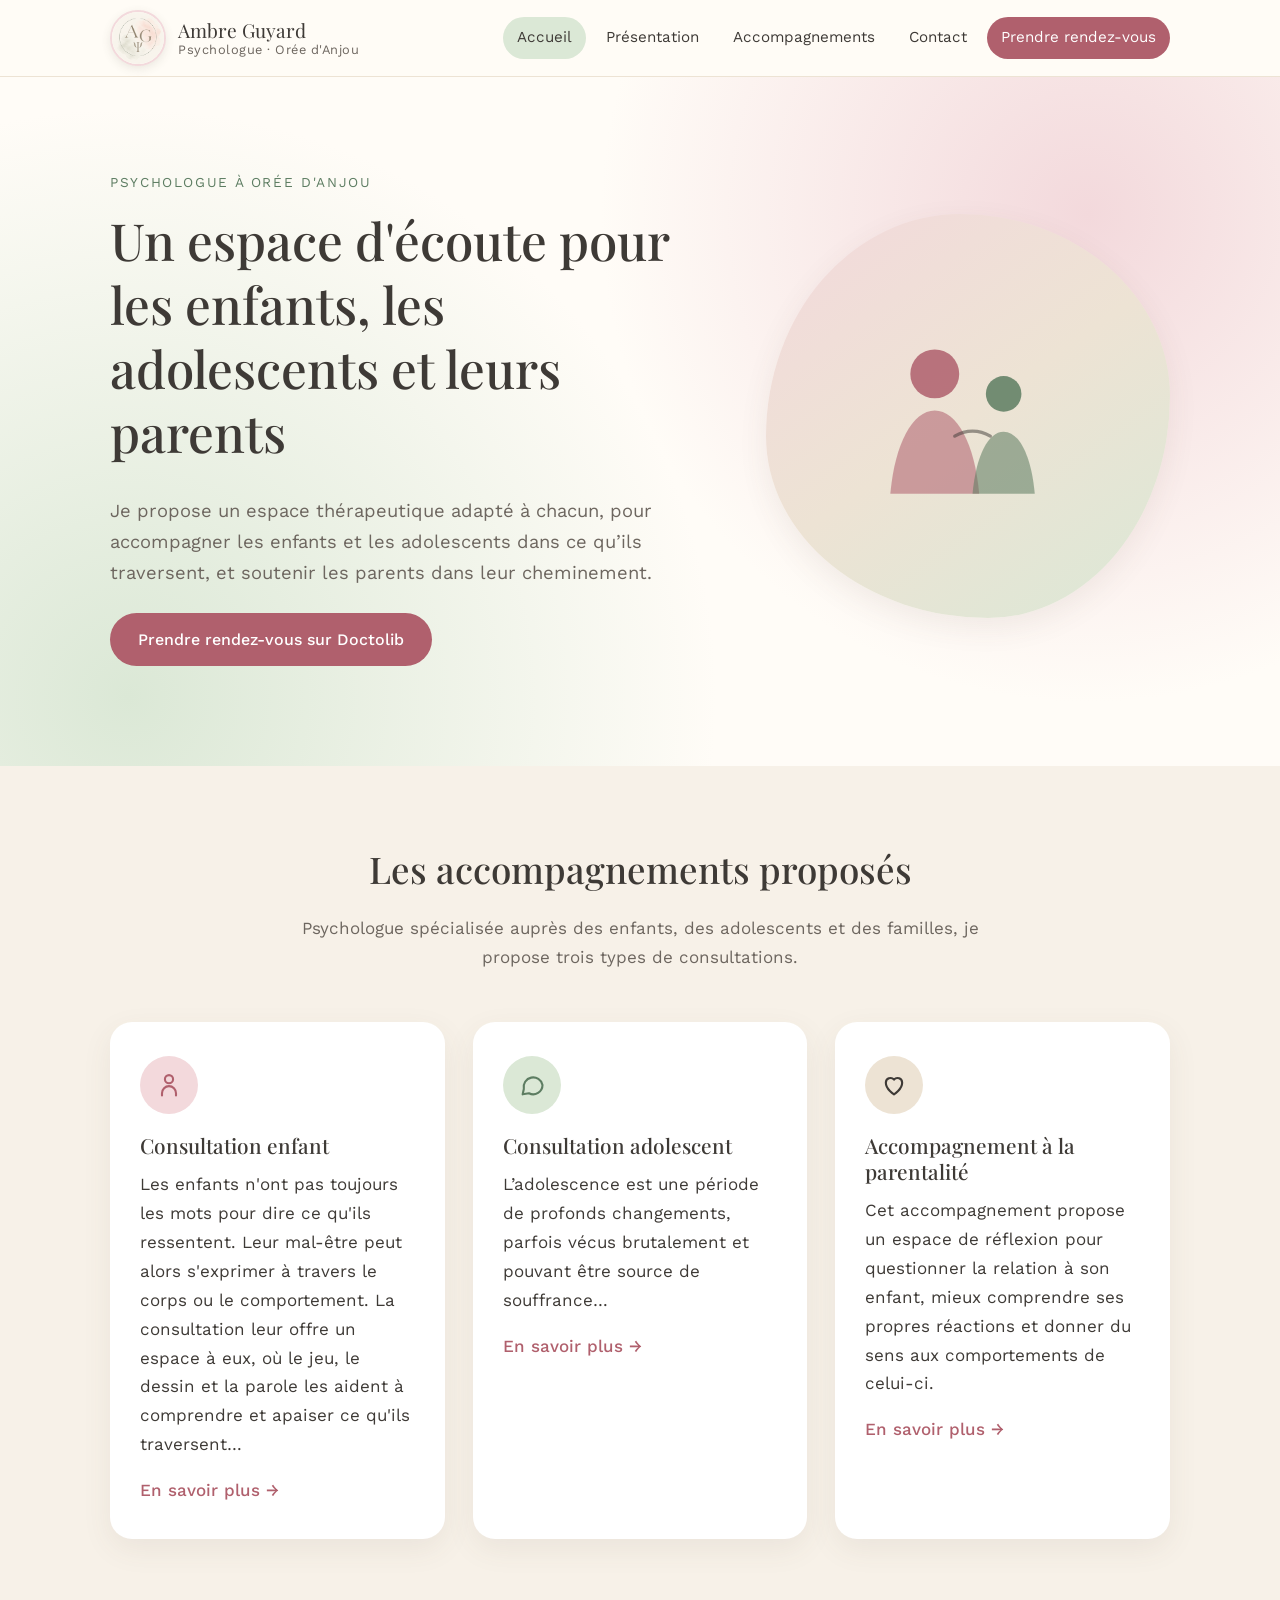
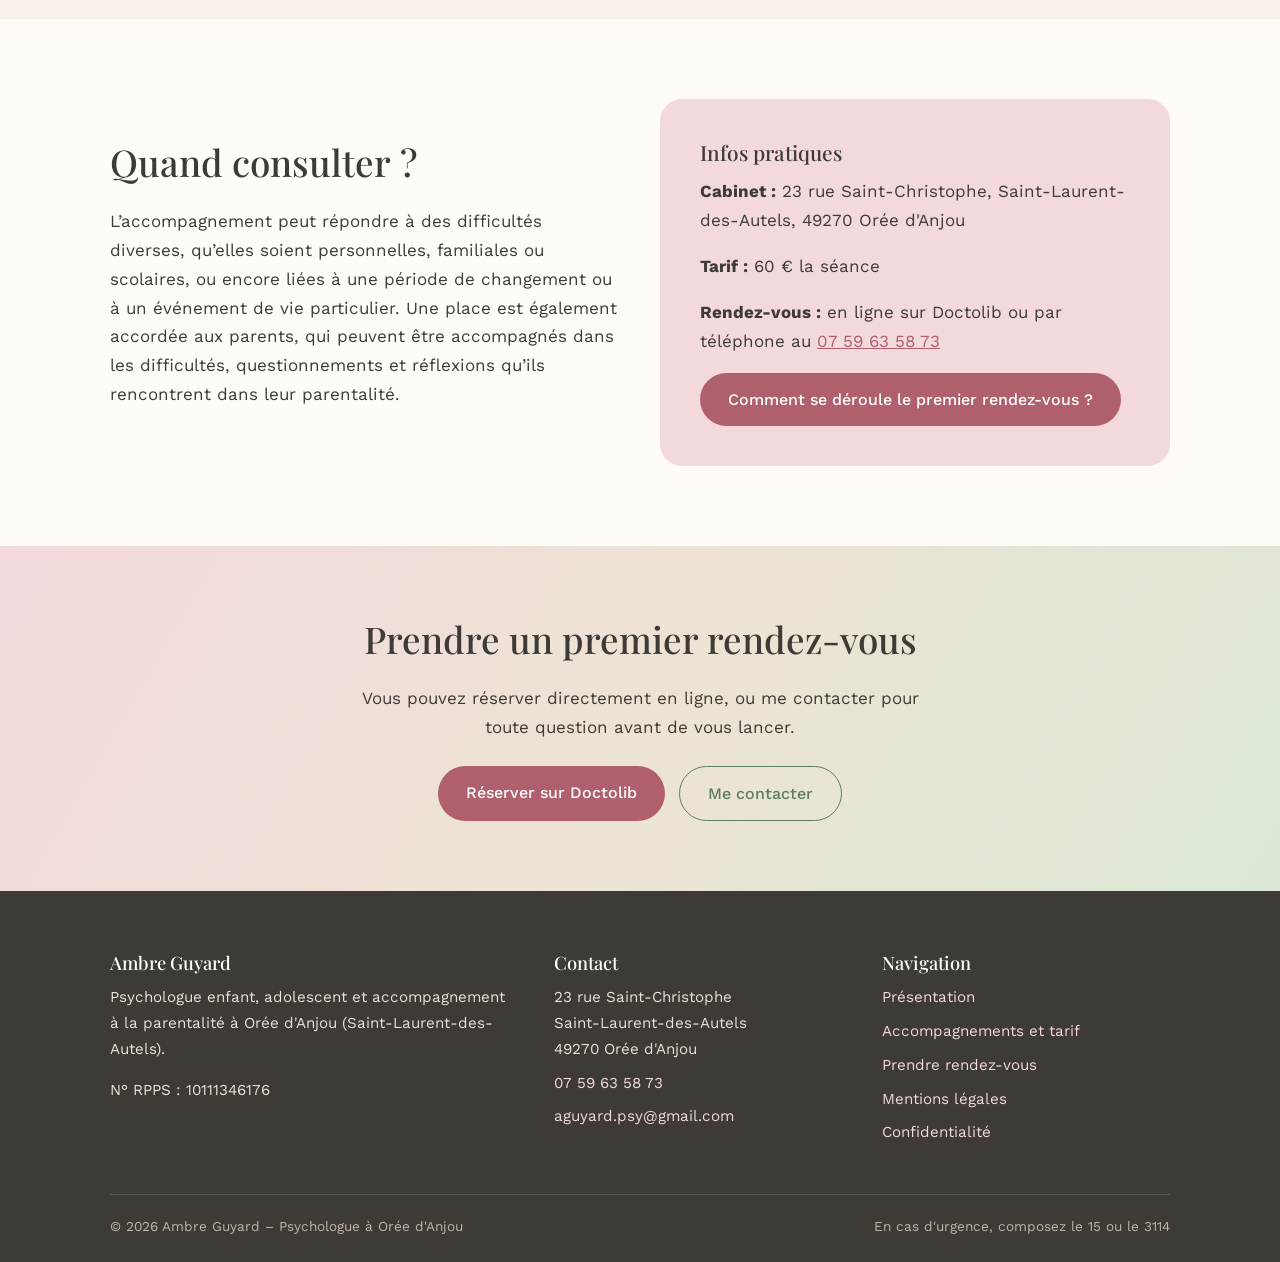
<file: index.html>
<!DOCTYPE html>
<html lang="fr">
<head>
  <meta charset="UTF-8">
  <meta name="viewport" content="width=device-width, initial-scale=1.0">

  <!-- ===== Référencement Google ===== -->
  <title>Ambre Guyard - Psychologue</title>
  <meta name="description" content="Ambre Guyard, psychologue enfant, adolescent et accompagnement à la parentalité à Orée d'Anjou (Saint-Laurent-des-Autels, 49270). Consultations au cabinet, 60 €. Rendez-vous sur Doctolib.">
  <meta name="keywords" content="psychologue Orée d'Anjou, psychologue Saint-Laurent-des-Autels, psychologue enfant, psychologue adolescent, psychologue ado, accompagnement parentalité, soutien à la parentalité, psychologue 49270, psychologue Maine-et-Loire, psychologue Champtoceaux, psychologue Ancenis, psychologue Vallet, Ambre Guyard">
  <meta name="author" content="Ambre Guyard">
  <meta name="robots" content="index, follow">
  <!-- Remplacer https://ambre-guyard.github.io par le vrai nom de domaine du site -->
  <link rel="canonical" href="https://ambre-guyard.github.io/">

  <!-- Aperçu lors d'un partage (Facebook, WhatsApp, LinkedIn...) -->
  <meta property="og:type" content="website">
  <meta property="og:locale" content="fr_FR">
  <meta property="og:site_name" content="Ambre Guyard - Psychologue">
  <meta property="og:title" content="Ambre Guyard - Psychologue">
  <meta property="og:description" content="Psychologue enfant, adolescent et parentalité à Orée d'Anjou (Saint-Laurent-des-Autels). Prise de rendez-vous sur Doctolib.">
  <meta property="og:url" content="https://ambre-guyard.github.io/">

  <!-- Fiche structurée pour Google (cabinet, adresse, téléphone, tarif) -->
  <script type="application/ld+json">
  {
    "@context": "https://schema.org",
    "@type": ["MedicalBusiness", "LocalBusiness"],
    "name": "Ambre Guyard - Psychologue",
    "description": "Psychologue enfant, adolescent et accompagnement à la parentalité à Orée d'Anjou.",
    "url": "https://ambre-guyard.github.io/",
    "telephone": "+33759635873",
    "email": "aguyard.psy@gmail.com",
    "priceRange": "60 €",
    "image": "https://ambre-guyard.github.io/logo.png",
    "logo": "https://ambre-guyard.github.io/logo.png",
    "address": {
      "@type": "PostalAddress",
      "streetAddress": "23 rue Saint-Christophe, Saint-Laurent-des-Autels",
      "addressLocality": "Orée d'Anjou",
      "postalCode": "49270",
      "addressRegion": "Maine-et-Loire",
      "addressCountry": "FR"
    },
    "areaServed": ["Orée d'Anjou", "Saint-Laurent-des-Autels", "Champtoceaux", "Landemont", "Drain", "Liré", "La Varenne", "Le Fuilet", "Montrevault-sur-Èvre", "Ancenis-Saint-Géréon", "Vallet", "Le Loroux-Bottereau"],
    "founder": {
      "@type": "Person",
      "name": "Ambre Guyard",
      "jobTitle": "Psychologue"
    },
    "knowsAbout": ["Psychologie de l'enfant", "Psychologie de l'adolescent", "Accompagnement à la parentalité"],
    "sameAs": ["https://www.doctolib.fr/psychologue/oree-d-anjou/ambre-guyard"]
  }
  </script>

  <link rel="icon" href="logo.png" type="image/png">
  <link rel="apple-touch-icon" href="logo.png">
  <link rel="preconnect" href="https://fonts.googleapis.com">
  <link rel="preconnect" href="https://fonts.gstatic.com" crossorigin>
  <link href="https://fonts.googleapis.com/css2?family=Playfair+Display:wght@400;500;600&family=Work+Sans:wght@300;400;500&display=swap" rel="stylesheet">
  <link rel="stylesheet" href="style.css">
</head>
<body>
  <a class="skip-link" href="#contenu">Aller au contenu</a>

  <header class="site-header">
    <div class="container header-inner">
      <a href="index.html" class="logo" aria-label="Accueil - Ambre Guyard, psychologue">
        <img src="logo.png" alt="Logo Ambre Guyard, psychologue" class="logo-mark">
        <span class="logo-text">
          <span class="logo-name">Ambre Guyard</span>
          <span class="logo-sub">Psychologue · Orée d'Anjou</span>
        </span>
      </a>
      <button class="nav-toggle" aria-label="Ouvrir le menu" aria-expanded="false" aria-controls="menu">
        <span></span><span></span><span></span>
      </button>
      <nav class="main-nav" id="menu" aria-label="Menu principal">
        <ul>
          <li><a href="index.html">Accueil</a></li>
          <li><a href="presentation.html">Présentation</a></li>
          <li><a href="prestations.html">Accompagnements</a></li>
          <li><a href="contact.html">Contact</a></li>
          <li><a href="rendez-vous.html" class="nav-cta">Prendre rendez-vous</a></li>
        </ul>
      </nav>
    </div>
  </header>

  <main id="contenu">
    <section class="hero">
      <div class="container hero-inner">
        <div>
          <span class="hero-kicker">Psychologue à Orée d'Anjou</span>
          <h1>Un espace d'écoute pour les enfants, les adolescents et leurs parents</h1>
          <p class="lead">Je propose un espace thérapeutique adapté à chacun, pour accompagner les enfants et les adolescents dans ce qu’ils traversent, et soutenir les parents dans leur cheminement.</p>
          <div class="btn-group">
            <a href="https://www.doctolib.fr/psychologue/oree-d-anjou/ambre-guyard" class="btn btn-primary" target="_blank" rel="noopener">Prendre rendez-vous sur Doctolib</a>
          </div>
        </div>
        <div class="hero-visual" aria-hidden="true">
          <svg viewBox="0 0 200 200" fill="none">
            <circle cx="70" cy="62" r="22" fill="#b0606d" opacity=".85"/>
            <circle cx="132" cy="80" r="16" fill="#5d7d62" opacity=".85"/>
            <path d="M30 170c4-45 20-75 40-75s36 30 40 75" fill="#b0606d" opacity=".55"/>
            <path d="M104 170c3-34 14-56 28-56s25 22 28 56" fill="#5d7d62" opacity=".55"/>
            <path d="M88 118c10-6 22-6 32 0" stroke="#3e3a36" stroke-width="3" stroke-linecap="round" opacity=".5"/>
          </svg>
        </div>
      </div>
    </section>

    <section class="section">
      <div class="container">
        <div class="section-title reveal">
          <h2>Les accompagnements proposés</h2>
          <p>Psychologue spécialisée auprès des enfants, des adolescents et des familles, je propose trois types de consultations.</p>
        </div>
        <div class="grid-3">
          <article class="card reveal">
            <div class="card-icon icon-rose">
              <svg viewBox="0 0 24 24" fill="none" stroke="currentColor" stroke-width="1.8" stroke-linecap="round" stroke-linejoin="round"><circle cx="12" cy="7" r="3.5"/><path d="M6 21v-2a6 6 0 0 1 12 0v2"/></svg>
            </div>
            <h3>Consultation enfant</h3>
            <p>Les enfants n'ont pas toujours les mots pour dire ce qu'ils ressentent. Leur mal-être peut alors s'exprimer à travers le corps ou le comportement. La consultation leur offre un espace à eux, où le jeu, le dessin et la parole les aident à comprendre et apaiser ce qu'ils traversent…</p>
            <a href="prestations.html#enfant" class="more">En savoir plus →</a>
          </article>
          <article class="card reveal">
            <div class="card-icon icon-vert">
              <svg viewBox="0 0 24 24" fill="none" stroke="currentColor" stroke-width="1.8" stroke-linecap="round" stroke-linejoin="round"><path d="M21 12a8 8 0 0 1-11.6 7.1L4 20l1-4.6A8 8 0 1 1 21 12z"/></svg>
            </div>
            <h3>Consultation adolescent</h3>
            <p>L’adolescence est une période de profonds changements, parfois vécus brutalement et pouvant être source de souffrance…</p>
            <a href="prestations.html#ado" class="more">En savoir plus →</a>
          </article>
          <article class="card reveal">
            <div class="card-icon icon-beige">
              <svg viewBox="0 0 24 24" fill="none" stroke="currentColor" stroke-width="1.8" stroke-linecap="round" stroke-linejoin="round"><path d="M12 20s-7-4.4-7-10a4 4 0 0 1 7-2.6A4 4 0 0 1 19 10c0 5.6-7 10-7 10z"/></svg>
            </div>
            <h3>Accompagnement à la parentalité</h3>
            <p>Cet accompagnement propose un espace de réflexion pour questionner la relation à son enfant, mieux comprendre ses propres réactions et donner du sens aux comportements de celui-ci.</p>
            <a href="prestations.html#parentalite" class="more">En savoir plus →</a>
          </article>
        </div>
      </div>
    </section>

    <section class="section section-alt">
      <div class="container grid-2">
        <div class="reveal">
          <h2>Quand consulter&nbsp;?</h2>
          <p>L’accompagnement peut répondre à des difficultés diverses, qu’elles soient personnelles, familiales ou scolaires, ou encore liées à une période de changement ou à un événement de vie particulier. Une place est également accordée aux parents, qui peuvent être accompagnés dans les difficultés, questionnements et réflexions qu’ils rencontrent dans leur parentalité.</p>
        </div>
        <div class="panel panel-rose reveal">
          <h3>Infos pratiques</h3>
          <p><strong>Cabinet :</strong> 23 rue Saint-Christophe, Saint-Laurent-des-Autels, 49270 Orée d'Anjou</p>
          <p><strong>Tarif :</strong> 60 € la séance</p>
          <p><strong>Rendez-vous :</strong> en ligne sur Doctolib ou par téléphone au <a href="tel:+33759635873">07 59 63 58 73</a></p>
          <a href="rendez-vous.html" class="btn btn-primary">Comment se déroule le premier rendez-vous&nbsp;?</a>
        </div>
      </div>
    </section>

    <section class="cta-band">
      <div class="container reveal">
        <h2>Prendre un premier rendez-vous</h2>
        <p>Vous pouvez réserver directement en ligne, ou me contacter pour toute question avant de vous lancer.</p>
        <div class="btn-group">
          <a href="https://www.doctolib.fr/psychologue/oree-d-anjou/ambre-guyard" class="btn btn-primary" target="_blank" rel="noopener">Réserver sur Doctolib</a>
          <a href="contact.html" class="btn btn-secondary">Me contacter</a>
        </div>
      </div>
    </section>
  </main>

  <footer class="site-footer">
    <div class="container">
      <div class="footer-grid">
        <div>
          <h3>Ambre Guyard</h3>
          <p>Psychologue enfant, adolescent et accompagnement à la parentalité à Orée d'Anjou (Saint-Laurent-des-Autels).</p>
          <p>N° RPPS : 10111346176</p>
        </div>
        <div>
          <h3>Contact</h3>
          <ul>
            <li>23 rue Saint-Christophe<br>Saint-Laurent-des-Autels<br>49270 Orée d'Anjou</li>
            <li><a href="tel:+33759635873">07 59 63 58 73</a></li>
            <li><a href="mailto:aguyard.psy@gmail.com">aguyard.psy@gmail.com</a></li>
          </ul>
        </div>
        <div>
          <h3>Navigation</h3>
          <ul>
            <li><a href="presentation.html">Présentation</a></li>
            <li><a href="prestations.html">Accompagnements et tarif</a></li>
            <li><a href="rendez-vous.html">Prendre rendez-vous</a></li>
            <li><a href="mentions-legales.html">Mentions légales</a></li>
            <li><a href="confidentialite.html">Confidentialité</a></li>
          </ul>
        </div>
      </div>
      <div class="footer-bottom">
        <span>© <span id="year">2026</span> Ambre Guyard – Psychologue à Orée d'Anjou</span>
        <span>En cas d'urgence, composez le 15 ou le 3114</span>
      </div>
    </div>
  </footer>

  <script src="script.js"></script>
</body>
</html>
</file>
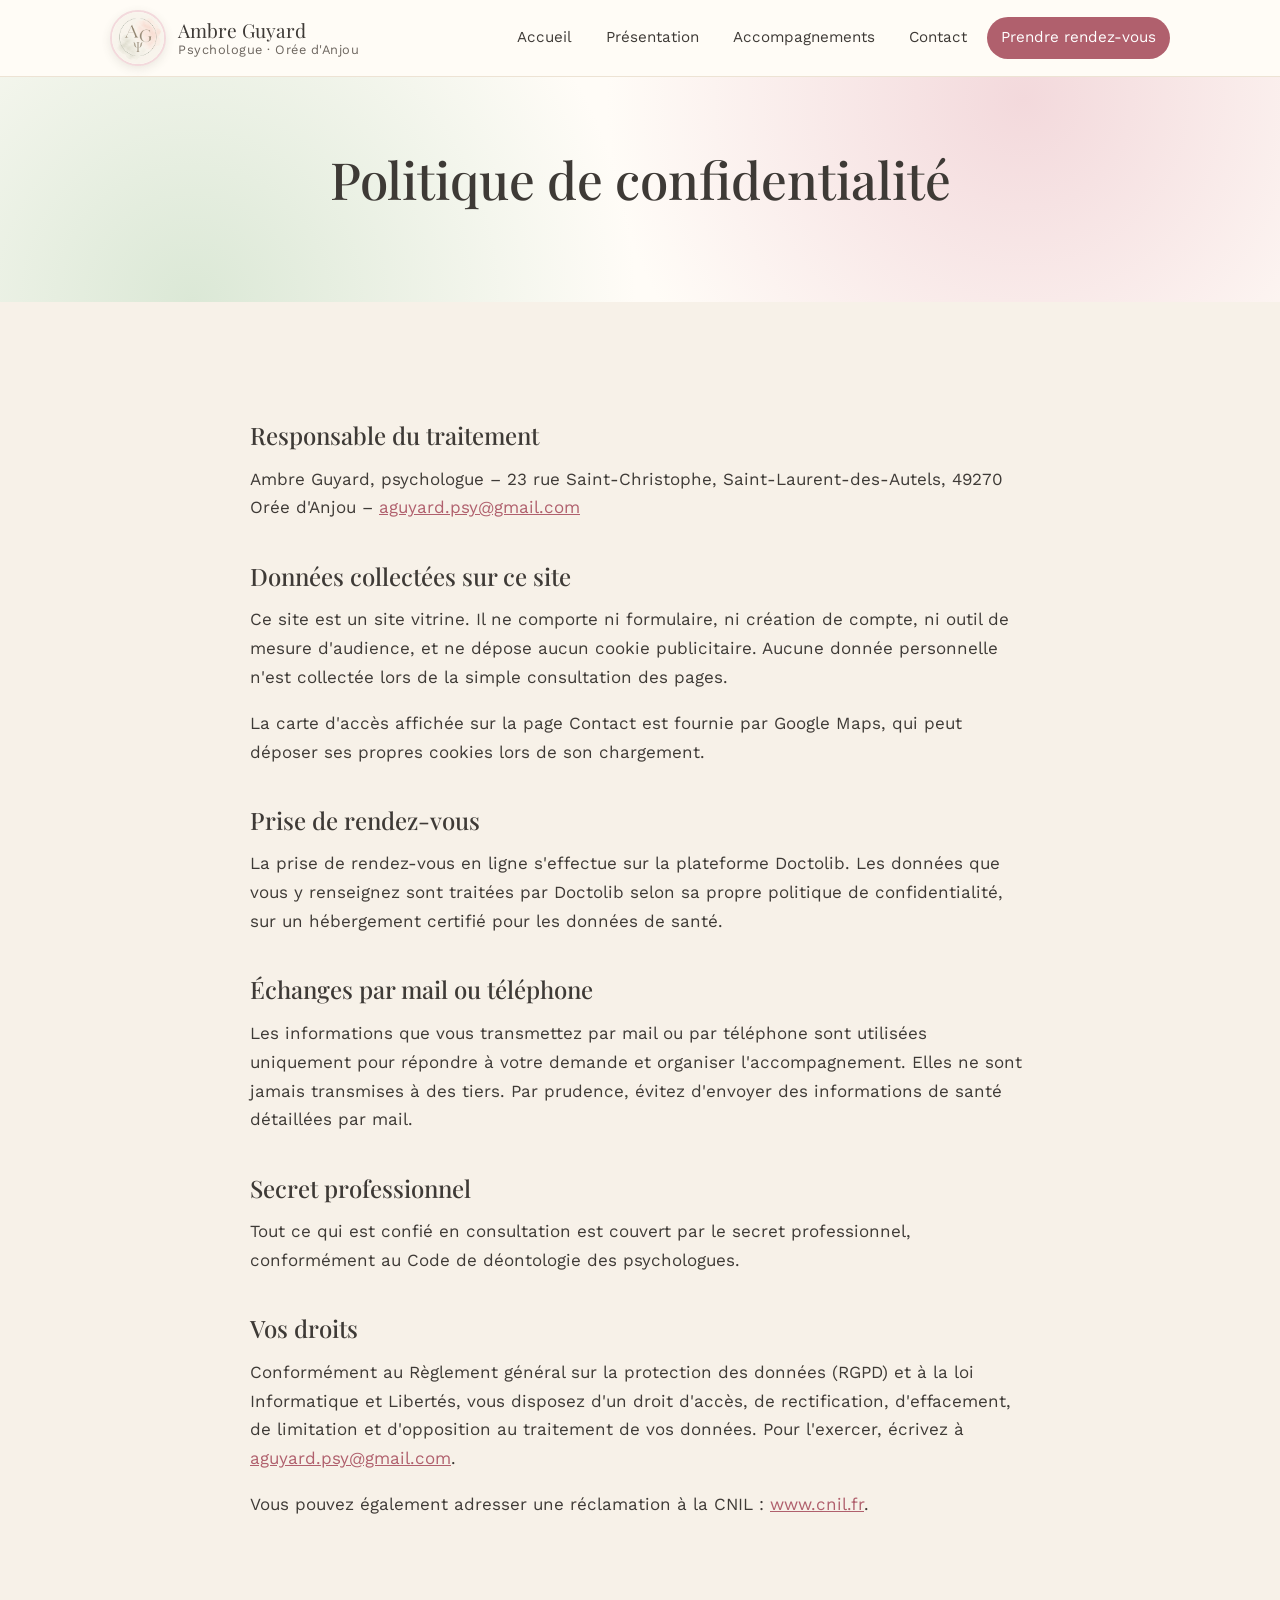
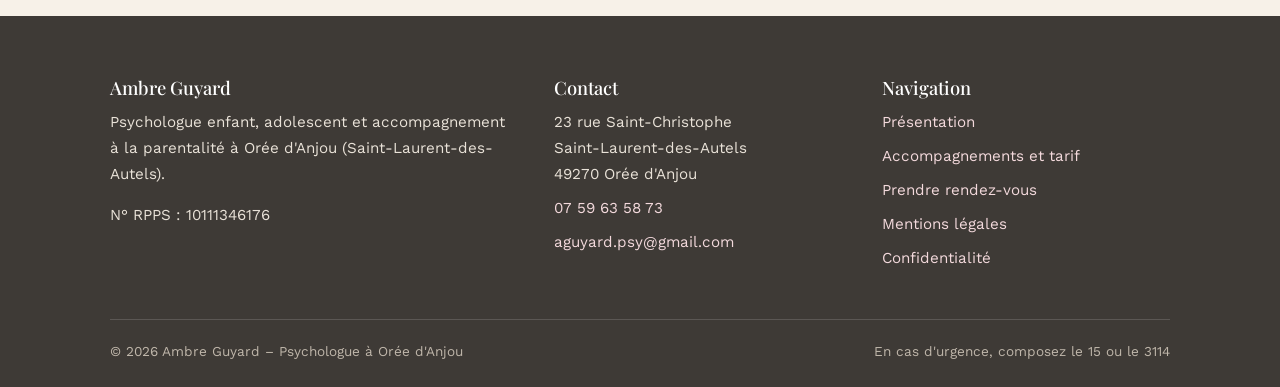
<file: confidentialite.html>
<!DOCTYPE html>
<html lang="fr">
<head>
  <meta charset="UTF-8">
  <meta name="viewport" content="width=device-width, initial-scale=1.0">
  <title>Politique de confidentialité | Ambre Guyard - Psychologue</title>
  <meta name="description" content="Politique de confidentialité et protection des données personnelles du site d'Ambre Guyard, psychologue à Orée d'Anjou.">
  <meta name="robots" content="noindex, follow">
  <link rel="canonical" href="https://ambre-guyard.github.io/confidentialite.html">
  <link rel="icon" href="logo.png" type="image/png">
  <link rel="apple-touch-icon" href="logo.png">
  <link rel="preconnect" href="https://fonts.googleapis.com">
  <link rel="preconnect" href="https://fonts.gstatic.com" crossorigin>
  <link href="https://fonts.googleapis.com/css2?family=Playfair+Display:wght@400;500;600&family=Work+Sans:wght@300;400;500&display=swap" rel="stylesheet">
  <link rel="stylesheet" href="style.css">
</head>
<body>
  <a class="skip-link" href="#contenu">Aller au contenu</a>

  <header class="site-header">
    <div class="container header-inner">
      <a href="index.html" class="logo" aria-label="Accueil - Ambre Guyard, psychologue">
        <img src="logo.png" alt="Logo Ambre Guyard, psychologue" class="logo-mark">
        <span class="logo-text">
          <span class="logo-name">Ambre Guyard</span>
          <span class="logo-sub">Psychologue · Orée d'Anjou</span>
        </span>
      </a>
      <button class="nav-toggle" aria-label="Ouvrir le menu" aria-expanded="false" aria-controls="menu">
        <span></span><span></span><span></span>
      </button>
      <nav class="main-nav" id="menu" aria-label="Menu principal">
        <ul>
          <li><a href="index.html">Accueil</a></li>
          <li><a href="presentation.html">Présentation</a></li>
          <li><a href="prestations.html">Accompagnements</a></li>
          <li><a href="contact.html">Contact</a></li>
          <li><a href="rendez-vous.html" class="nav-cta">Prendre rendez-vous</a></li>
        </ul>
      </nav>
    </div>
  </header>

  <main id="contenu">
    <section class="page-hero">
      <div class="container">
        <h1>Politique de confidentialité</h1>
      </div>
    </section>

    <section class="section">
      <div class="container legal">
        <h2>Responsable du traitement</h2>
        <p>Ambre Guyard, psychologue – 23 rue Saint-Christophe, Saint-Laurent-des-Autels, 49270 Orée d'Anjou – <a href="mailto:aguyard.psy@gmail.com">aguyard.psy@gmail.com</a></p>

        <h2>Données collectées sur ce site</h2>
        <p>Ce site est un site vitrine. Il ne comporte ni formulaire, ni création de compte, ni outil de mesure d'audience, et ne dépose aucun cookie publicitaire. Aucune donnée personnelle n'est collectée lors de la simple consultation des pages.</p>
        <p>La carte d'accès affichée sur la page Contact est fournie par Google Maps, qui peut déposer ses propres cookies lors de son chargement.</p>

        <h2>Prise de rendez-vous</h2>
        <p>La prise de rendez-vous en ligne s'effectue sur la plateforme Doctolib. Les données que vous y renseignez sont traitées par Doctolib selon sa propre politique de confidentialité, sur un hébergement certifié pour les données de santé.</p>

        <h2>Échanges par mail ou téléphone</h2>
        <p>Les informations que vous transmettez par mail ou par téléphone sont utilisées uniquement pour répondre à votre demande et organiser l'accompagnement. Elles ne sont jamais transmises à des tiers. Par prudence, évitez d'envoyer des informations de santé détaillées par mail.</p>

        <h2>Secret professionnel</h2>
        <p>Tout ce qui est confié en consultation est couvert par le secret professionnel, conformément au Code de déontologie des psychologues.</p>

        <h2>Vos droits</h2>
        <p>Conformément au Règlement général sur la protection des données (RGPD) et à la loi Informatique et Libertés, vous disposez d'un droit d'accès, de rectification, d'effacement, de limitation et d'opposition au traitement de vos données. Pour l'exercer, écrivez à <a href="mailto:aguyard.psy@gmail.com">aguyard.psy@gmail.com</a>.</p>
        <p>Vous pouvez également adresser une réclamation à la CNIL : <a href="https://www.cnil.fr" target="_blank" rel="noopener">www.cnil.fr</a>.</p>
      </div>
    </section>
  </main>

  <footer class="site-footer">
    <div class="container">
      <div class="footer-grid">
        <div>
          <h3>Ambre Guyard</h3>
          <p>Psychologue enfant, adolescent et accompagnement à la parentalité à Orée d'Anjou (Saint-Laurent-des-Autels).</p>
          <p>N° RPPS : 10111346176</p>
        </div>
        <div>
          <h3>Contact</h3>
          <ul>
            <li>23 rue Saint-Christophe<br>Saint-Laurent-des-Autels<br>49270 Orée d'Anjou</li>
            <li><a href="tel:+33759635873">07 59 63 58 73</a></li>
            <li><a href="mailto:aguyard.psy@gmail.com">aguyard.psy@gmail.com</a></li>
          </ul>
        </div>
        <div>
          <h3>Navigation</h3>
          <ul>
            <li><a href="presentation.html">Présentation</a></li>
            <li><a href="prestations.html">Accompagnements et tarif</a></li>
            <li><a href="rendez-vous.html">Prendre rendez-vous</a></li>
            <li><a href="mentions-legales.html">Mentions légales</a></li>
            <li><a href="confidentialite.html">Confidentialité</a></li>
          </ul>
        </div>
      </div>
      <div class="footer-bottom">
        <span>© <span id="year">2026</span> Ambre Guyard – Psychologue à Orée d'Anjou</span>
        <span>En cas d'urgence, composez le 15 ou le 3114</span>
      </div>
    </div>
  </footer>

  <script src="script.js"></script>
</body>
</html>
</file>
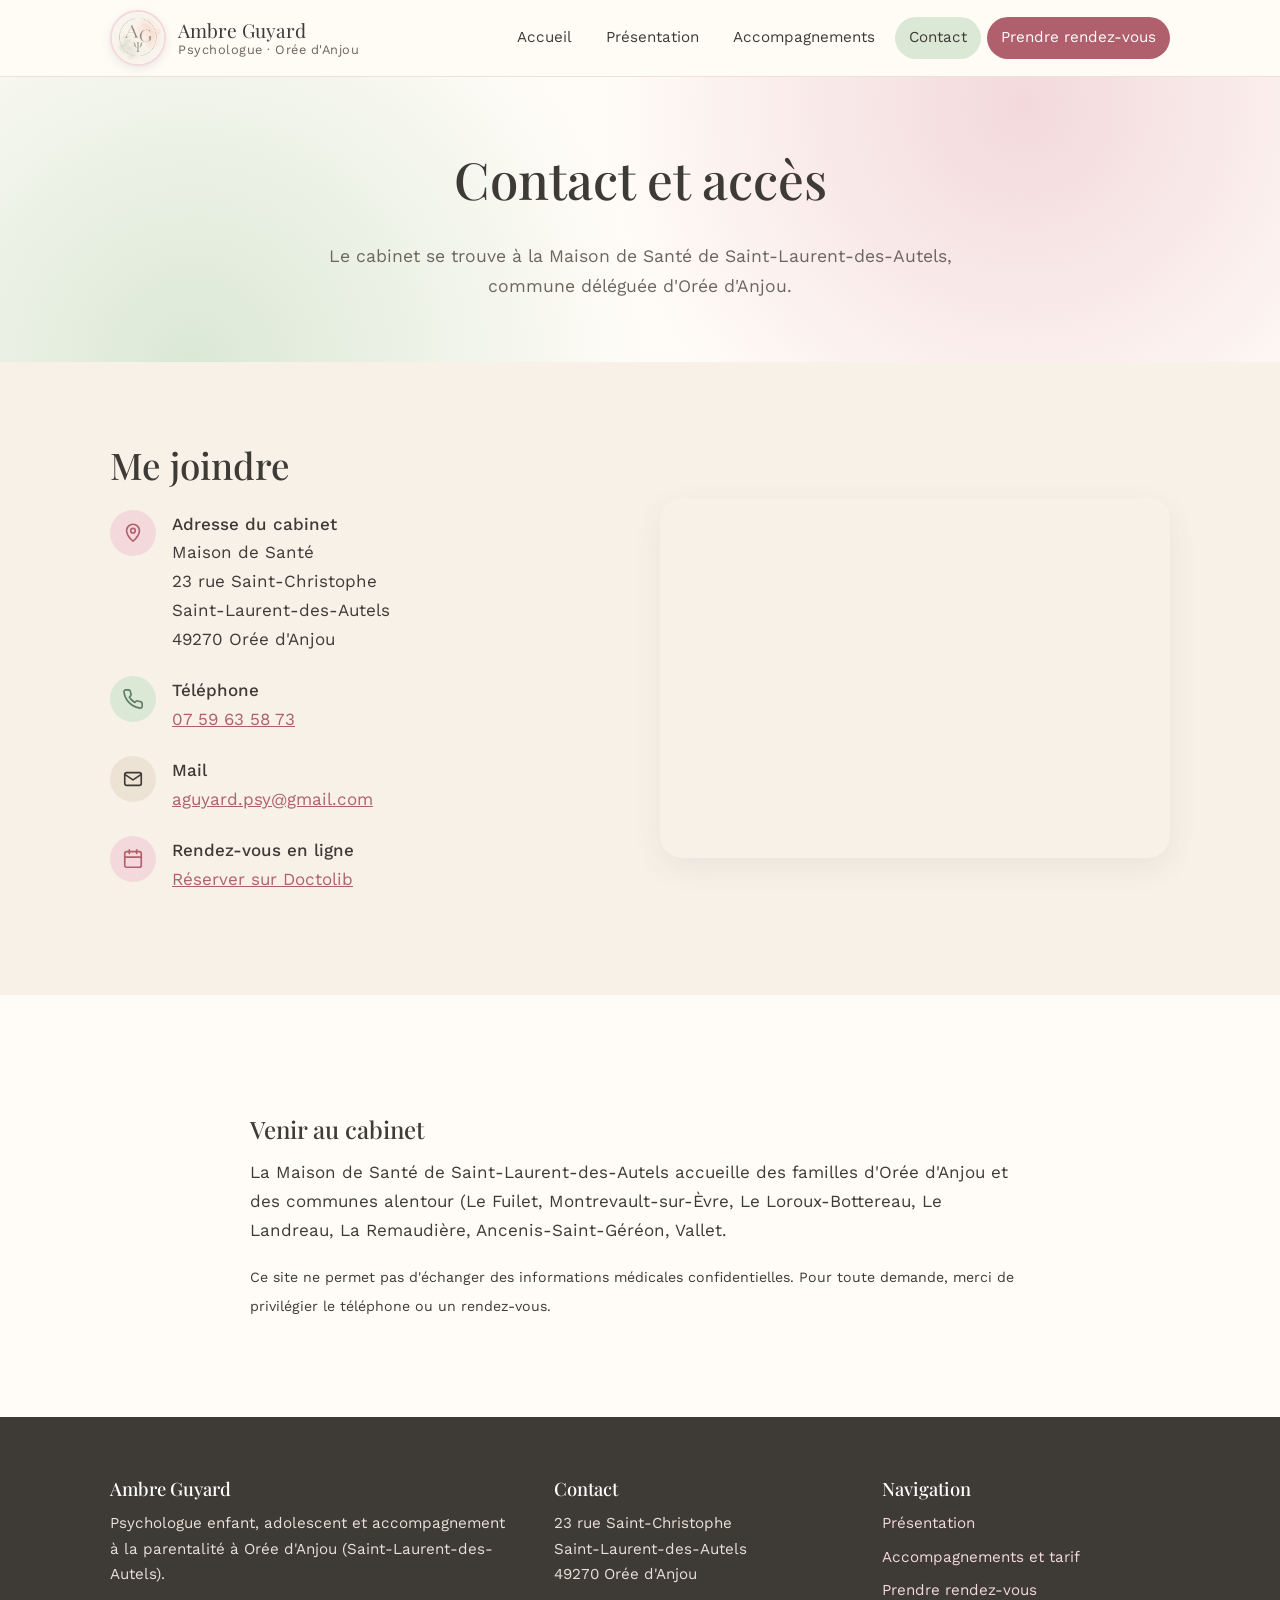
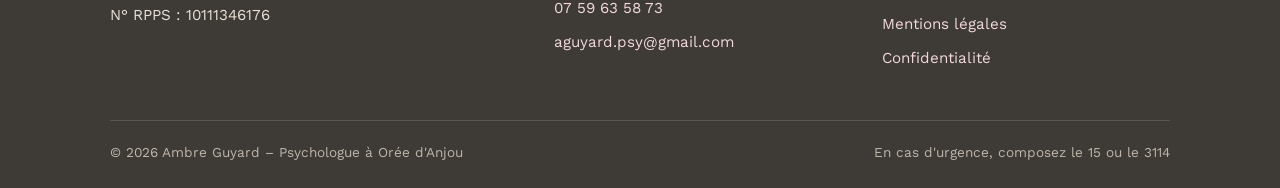
<file: contact.html>
<!DOCTYPE html>
<html lang="fr">
<head>
  <meta charset="UTF-8">
  <meta name="viewport" content="width=device-width, initial-scale=1.0">
  <title>Contact et accès | Ambre Guyard - Psychologue à Orée d'Anjou</title>
  <meta name="description" content="Contacter Ambre Guyard, psychologue à Orée d'Anjou : cabinet au 23 rue Saint-Christophe, Saint-Laurent-des-Autels (49270). Tél. 07 59 63 58 73, aguyard.psy@gmail.com.">
  <meta name="keywords" content="psychologue Orée d'Anjou contact, psychologue Saint-Laurent-des-Autels adresse, cabinet psychologue 49270, psychologue près d'Ancenis, psychologue près de Vallet, psychologue Champtoceaux">
  <meta name="author" content="Ambre Guyard">
  <meta name="robots" content="index, follow">
  <link rel="canonical" href="https://ambre-guyard.github.io/contact.html">
  <meta property="og:type" content="website">
  <meta property="og:locale" content="fr_FR">
  <meta property="og:title" content="Contact | Ambre Guyard - Psychologue">
  <meta property="og:description" content="Cabinet à Saint-Laurent-des-Autels, Orée d'Anjou. 07 59 63 58 73.">
  <meta property="og:url" content="https://ambre-guyard.github.io/contact.html">
  <link rel="icon" href="logo.png" type="image/png">
  <link rel="apple-touch-icon" href="logo.png">
  <link rel="preconnect" href="https://fonts.googleapis.com">
  <link rel="preconnect" href="https://fonts.gstatic.com" crossorigin>
  <link href="https://fonts.googleapis.com/css2?family=Playfair+Display:wght@400;500;600&family=Work+Sans:wght@300;400;500&display=swap" rel="stylesheet">
  <link rel="stylesheet" href="style.css">
</head>
<body>
  <a class="skip-link" href="#contenu">Aller au contenu</a>

  <header class="site-header">
    <div class="container header-inner">
      <a href="index.html" class="logo" aria-label="Accueil - Ambre Guyard, psychologue">
        <img src="logo.png" alt="Logo Ambre Guyard, psychologue" class="logo-mark">
        <span class="logo-text">
          <span class="logo-name">Ambre Guyard</span>
          <span class="logo-sub">Psychologue · Orée d'Anjou</span>
        </span>
      </a>
      <button class="nav-toggle" aria-label="Ouvrir le menu" aria-expanded="false" aria-controls="menu">
        <span></span><span></span><span></span>
      </button>
      <nav class="main-nav" id="menu" aria-label="Menu principal">
        <ul>
          <li><a href="index.html">Accueil</a></li>
          <li><a href="presentation.html">Présentation</a></li>
          <li><a href="prestations.html">Accompagnements</a></li>
          <li><a href="contact.html">Contact</a></li>
          <li><a href="rendez-vous.html" class="nav-cta">Prendre rendez-vous</a></li>
        </ul>
      </nav>
    </div>
  </header>

  <main id="contenu">
    <section class="page-hero">
      <div class="container">
        <h1>Contact et accès</h1>
        <p>Le cabinet se trouve à la Maison de Santé de Saint-Laurent-des-Autels, commune déléguée d'Orée d'Anjou.</p>
      </div>
    </section>

    <section class="section">
      <div class="container grid-2">
        <div class="reveal">
          <h2>Me joindre</h2>
          <ul class="contact-list">
            <li>
              <span class="card-icon icon-rose"><svg viewBox="0 0 24 24" fill="none" stroke="currentColor" stroke-width="1.8" stroke-linecap="round" stroke-linejoin="round"><path d="M12 21s-7-6.2-7-11.5A7 7 0 0 1 19 9.5C19 14.8 12 21 12 21z"/><circle cx="12" cy="9.5" r="2.5"/></svg></span>
              <div><strong>Adresse du cabinet</strong>Maison de Santé<br>23 rue Saint-Christophe<br>Saint-Laurent-des-Autels<br>49270 Orée d'Anjou</div>
            </li>
            <li>
              <span class="card-icon icon-vert"><svg viewBox="0 0 24 24" fill="none" stroke="currentColor" stroke-width="1.8" stroke-linecap="round" stroke-linejoin="round"><path d="M22 16.9v3a2 2 0 0 1-2.2 2 19.8 19.8 0 0 1-8.6-3.1 19.5 19.5 0 0 1-6-6A19.8 19.8 0 0 1 2.1 4.2 2 2 0 0 1 4.1 2h3a2 2 0 0 1 2 1.7c.1.9.4 1.8.7 2.7a2 2 0 0 1-.5 2.1L8 9.8a16 16 0 0 0 6 6l1.3-1.3a2 2 0 0 1 2.1-.4c.9.3 1.8.6 2.7.7a2 2 0 0 1 1.7 2z"/></svg></span>
              <div><strong>Téléphone</strong><a href="tel:+33759635873">07 59 63 58 73</a></div>
            </li>
            <li>
              <span class="card-icon icon-beige"><svg viewBox="0 0 24 24" fill="none" stroke="currentColor" stroke-width="1.8" stroke-linecap="round" stroke-linejoin="round"><rect x="3" y="5" width="18" height="14" rx="2"/><path d="M3 7l9 6 9-6"/></svg></span>
              <div><strong>Mail</strong><a href="mailto:aguyard.psy@gmail.com">aguyard.psy@gmail.com</a></div>
            </li>
            <li>
              <span class="card-icon icon-rose"><svg viewBox="0 0 24 24" fill="none" stroke="currentColor" stroke-width="1.8" stroke-linecap="round" stroke-linejoin="round"><rect x="3" y="4" width="18" height="17" rx="2"/><path d="M16 2v4M8 2v4M3 10h18"/></svg></span>
              <div><strong>Rendez-vous en ligne</strong><a href="https://www.doctolib.fr/psychologue/oree-d-anjou/ambre-guyard" target="_blank" rel="noopener">Réserver sur Doctolib</a></div>
            </li>
          </ul>
        </div>
        <div class="map-wrap reveal">
          <iframe title="Plan d'accès au cabinet d'Ambre Guyard, psychologue à Orée d'Anjou" src="https://maps.google.com/maps?q=23%20rue%20Saint-Christophe%2C%20Saint-Laurent-des-Autels%2C%2049270%20Or%C3%A9e%20d%27Anjou&z=15&output=embed" loading="lazy" referrerpolicy="no-referrer-when-downgrade"></iframe>
        </div>
      </div>
    </section>

    <section class="section section-alt">
      <div class="container legal reveal">
        <h2>Venir au cabinet</h2>
        <p>La Maison de Santé de Saint-Laurent-des-Autels accueille des familles d'Orée d'Anjou et des communes alentour (Le Fuilet, Montrevault-sur-Èvre, Le Loroux-Bottereau, Le Landreau, La Remaudière, Ancenis-Saint-Géréon, Vallet.</p>
        <p><small>Ce site ne permet pas d'échanger des informations médicales confidentielles. Pour toute demande, merci de privilégier le téléphone ou un rendez-vous.</small></p>
      </div>
    </section>
  </main>

  <footer class="site-footer">
    <div class="container">
      <div class="footer-grid">
        <div>
          <h3>Ambre Guyard</h3>
          <p>Psychologue enfant, adolescent et accompagnement à la parentalité à Orée d'Anjou (Saint-Laurent-des-Autels).</p>
          <p>N° RPPS : 10111346176</p>
        </div>
        <div>
          <h3>Contact</h3>
          <ul>
            <li>23 rue Saint-Christophe<br>Saint-Laurent-des-Autels<br>49270 Orée d'Anjou</li>
            <li><a href="tel:+33759635873">07 59 63 58 73</a></li>
            <li><a href="mailto:aguyard.psy@gmail.com">aguyard.psy@gmail.com</a></li>
          </ul>
        </div>
        <div>
          <h3>Navigation</h3>
          <ul>
            <li><a href="presentation.html">Présentation</a></li>
            <li><a href="prestations.html">Accompagnements et tarif</a></li>
            <li><a href="rendez-vous.html">Prendre rendez-vous</a></li>
            <li><a href="mentions-legales.html">Mentions légales</a></li>
            <li><a href="confidentialite.html">Confidentialité</a></li>
          </ul>
        </div>
      </div>
      <div class="footer-bottom">
        <span>© <span id="year">2026</span> Ambre Guyard – Psychologue à Orée d'Anjou</span>
        <span>En cas d'urgence, composez le 15 ou le 3114</span>
      </div>
    </div>
  </footer>

  <script src="script.js"></script>
</body>
</html>
</file>
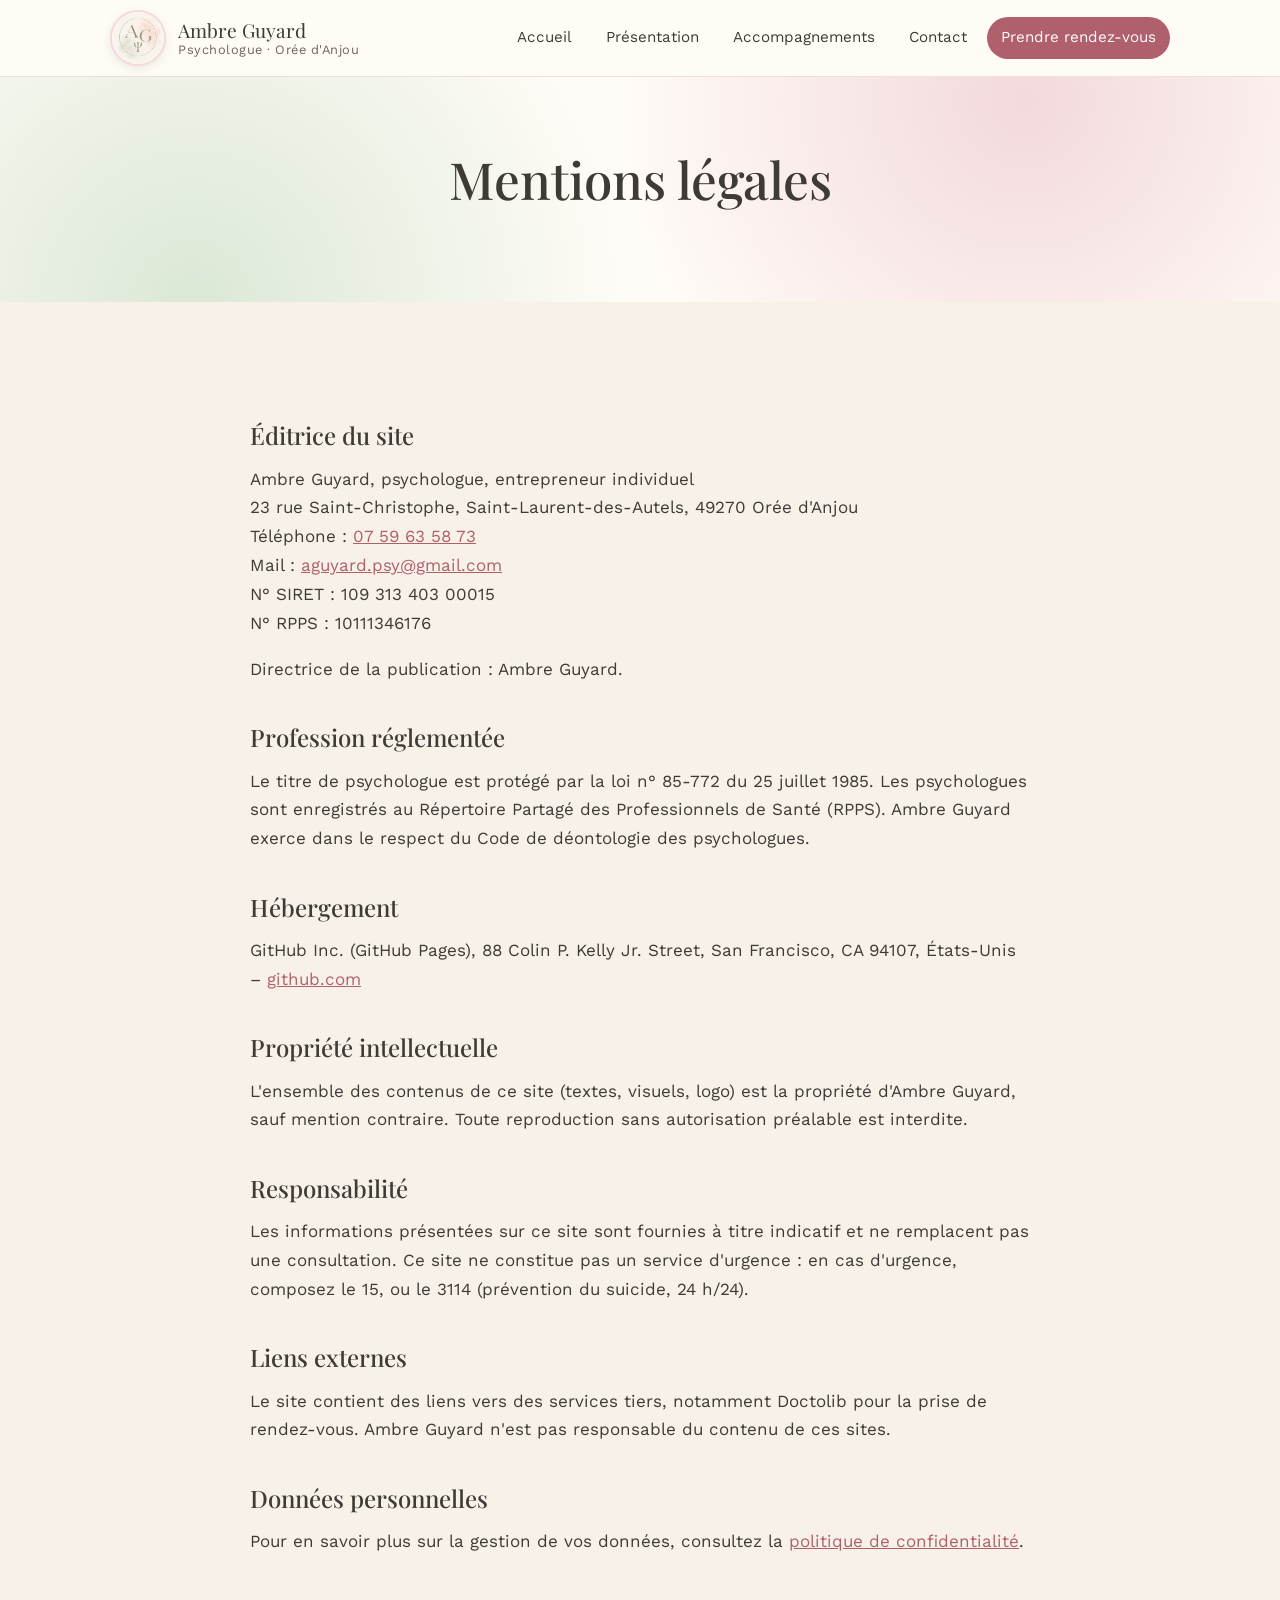
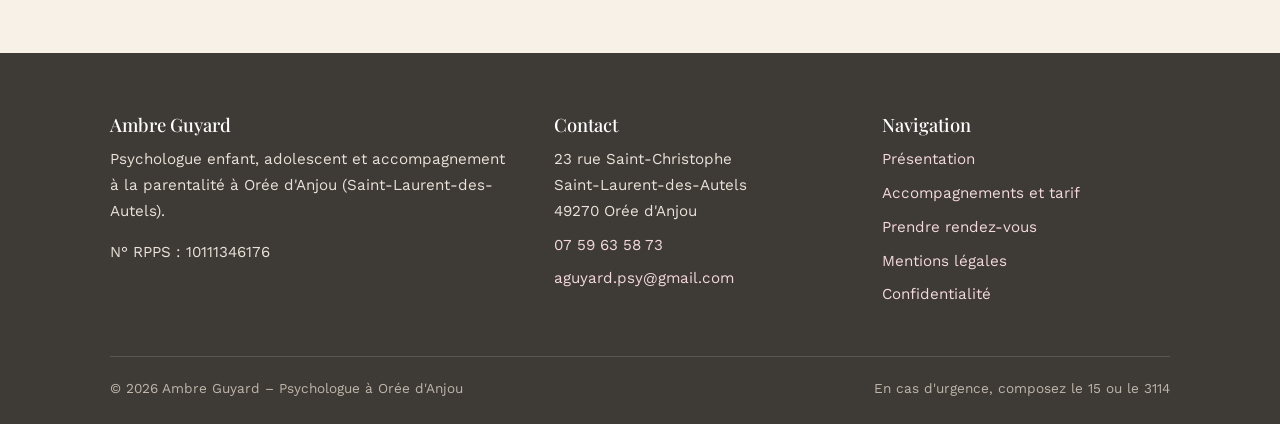
<file: mentions-legales.html>
<!DOCTYPE html>
<html lang="fr">
<head>
  <meta charset="UTF-8">
  <meta name="viewport" content="width=device-width, initial-scale=1.0">
  <title>Mentions légales | Ambre Guyard - Psychologue</title>
  <meta name="description" content="Mentions légales du site d'Ambre Guyard, psychologue à Orée d'Anjou.">
  <meta name="robots" content="noindex, follow">
  <link rel="canonical" href="https://ambre-guyard.github.io/mentions-legales.html">
  <link rel="icon" href="logo.png" type="image/png">
  <link rel="apple-touch-icon" href="logo.png">
  <link rel="preconnect" href="https://fonts.googleapis.com">
  <link rel="preconnect" href="https://fonts.gstatic.com" crossorigin>
  <link href="https://fonts.googleapis.com/css2?family=Playfair+Display:wght@400;500;600&family=Work+Sans:wght@300;400;500&display=swap" rel="stylesheet">
  <link rel="stylesheet" href="style.css">
</head>
<body>
  <a class="skip-link" href="#contenu">Aller au contenu</a>

  <header class="site-header">
    <div class="container header-inner">
      <a href="index.html" class="logo" aria-label="Accueil - Ambre Guyard, psychologue">
        <img src="logo.png" alt="Logo Ambre Guyard, psychologue" class="logo-mark">
        <span class="logo-text">
          <span class="logo-name">Ambre Guyard</span>
          <span class="logo-sub">Psychologue · Orée d'Anjou</span>
        </span>
      </a>
      <button class="nav-toggle" aria-label="Ouvrir le menu" aria-expanded="false" aria-controls="menu">
        <span></span><span></span><span></span>
      </button>
      <nav class="main-nav" id="menu" aria-label="Menu principal">
        <ul>
          <li><a href="index.html">Accueil</a></li>
          <li><a href="presentation.html">Présentation</a></li>
          <li><a href="prestations.html">Accompagnements</a></li>
          <li><a href="contact.html">Contact</a></li>
          <li><a href="rendez-vous.html" class="nav-cta">Prendre rendez-vous</a></li>
        </ul>
      </nav>
    </div>
  </header>

  <main id="contenu">
    <section class="page-hero">
      <div class="container">
        <h1>Mentions légales</h1>
      </div>
    </section>

    <section class="section">
      <div class="container legal">
        <h2>Éditrice du site</h2>
        <p>Ambre Guyard, psychologue, entrepreneur individuel<br>
        23 rue Saint-Christophe, Saint-Laurent-des-Autels, 49270 Orée d'Anjou<br>
        Téléphone : <a href="tel:+33759635873">07 59 63 58 73</a><br>
        Mail : <a href="mailto:aguyard.psy@gmail.com">aguyard.psy@gmail.com</a><br>
        N° SIRET : 109 313 403 00015<br>
        N° RPPS : 10111346176</p>
        <p>Directrice de la publication : Ambre Guyard.</p>

        <h2>Profession réglementée</h2>
        <p>Le titre de psychologue est protégé par la loi n° 85-772 du 25 juillet 1985. Les psychologues sont enregistrés au Répertoire Partagé des Professionnels de Santé (RPPS). Ambre Guyard exerce dans le respect du Code de déontologie des psychologues.</p>

        <h2>Hébergement</h2>
        <!-- À adapter si le site est hébergé ailleurs que sur GitHub Pages -->
        <p>GitHub Inc. (GitHub Pages), 88 Colin P. Kelly Jr. Street, San Francisco, CA 94107, États-Unis – <a href="https://github.com" target="_blank" rel="noopener">github.com</a></p>

        <h2>Propriété intellectuelle</h2>
        <p>L'ensemble des contenus de ce site (textes, visuels, logo) est la propriété d'Ambre Guyard, sauf mention contraire. Toute reproduction sans autorisation préalable est interdite.</p>

        <h2>Responsabilité</h2>
        <p>Les informations présentées sur ce site sont fournies à titre indicatif et ne remplacent pas une consultation. Ce site ne constitue pas un service d'urgence : en cas d'urgence, composez le 15, ou le 3114 (prévention du suicide, 24 h/24).</p>

        <h2>Liens externes</h2>
        <p>Le site contient des liens vers des services tiers, notamment Doctolib pour la prise de rendez-vous. Ambre Guyard n'est pas responsable du contenu de ces sites.</p>

        <h2>Données personnelles</h2>
        <p>Pour en savoir plus sur la gestion de vos données, consultez la <a href="confidentialite.html">politique de confidentialité</a>.</p>
      </div>
    </section>
  </main>

  <footer class="site-footer">
    <div class="container">
      <div class="footer-grid">
        <div>
          <h3>Ambre Guyard</h3>
          <p>Psychologue enfant, adolescent et accompagnement à la parentalité à Orée d'Anjou (Saint-Laurent-des-Autels).</p>
          <p>N° RPPS : 10111346176</p>
        </div>
        <div>
          <h3>Contact</h3>
          <ul>
            <li>23 rue Saint-Christophe<br>Saint-Laurent-des-Autels<br>49270 Orée d'Anjou</li>
            <li><a href="tel:+33759635873">07 59 63 58 73</a></li>
            <li><a href="mailto:aguyard.psy@gmail.com">aguyard.psy@gmail.com</a></li>
          </ul>
        </div>
        <div>
          <h3>Navigation</h3>
          <ul>
            <li><a href="presentation.html">Présentation</a></li>
            <li><a href="prestations.html">Accompagnements et tarif</a></li>
            <li><a href="rendez-vous.html">Prendre rendez-vous</a></li>
            <li><a href="mentions-legales.html">Mentions légales</a></li>
            <li><a href="confidentialite.html">Confidentialité</a></li>
          </ul>
        </div>
      </div>
      <div class="footer-bottom">
        <span>© <span id="year">2026</span> Ambre Guyard – Psychologue à Orée d'Anjou</span>
        <span>En cas d'urgence, composez le 15 ou le 3114</span>
      </div>
    </div>
  </footer>

  <script src="script.js"></script>
</body>
</html>
</file>
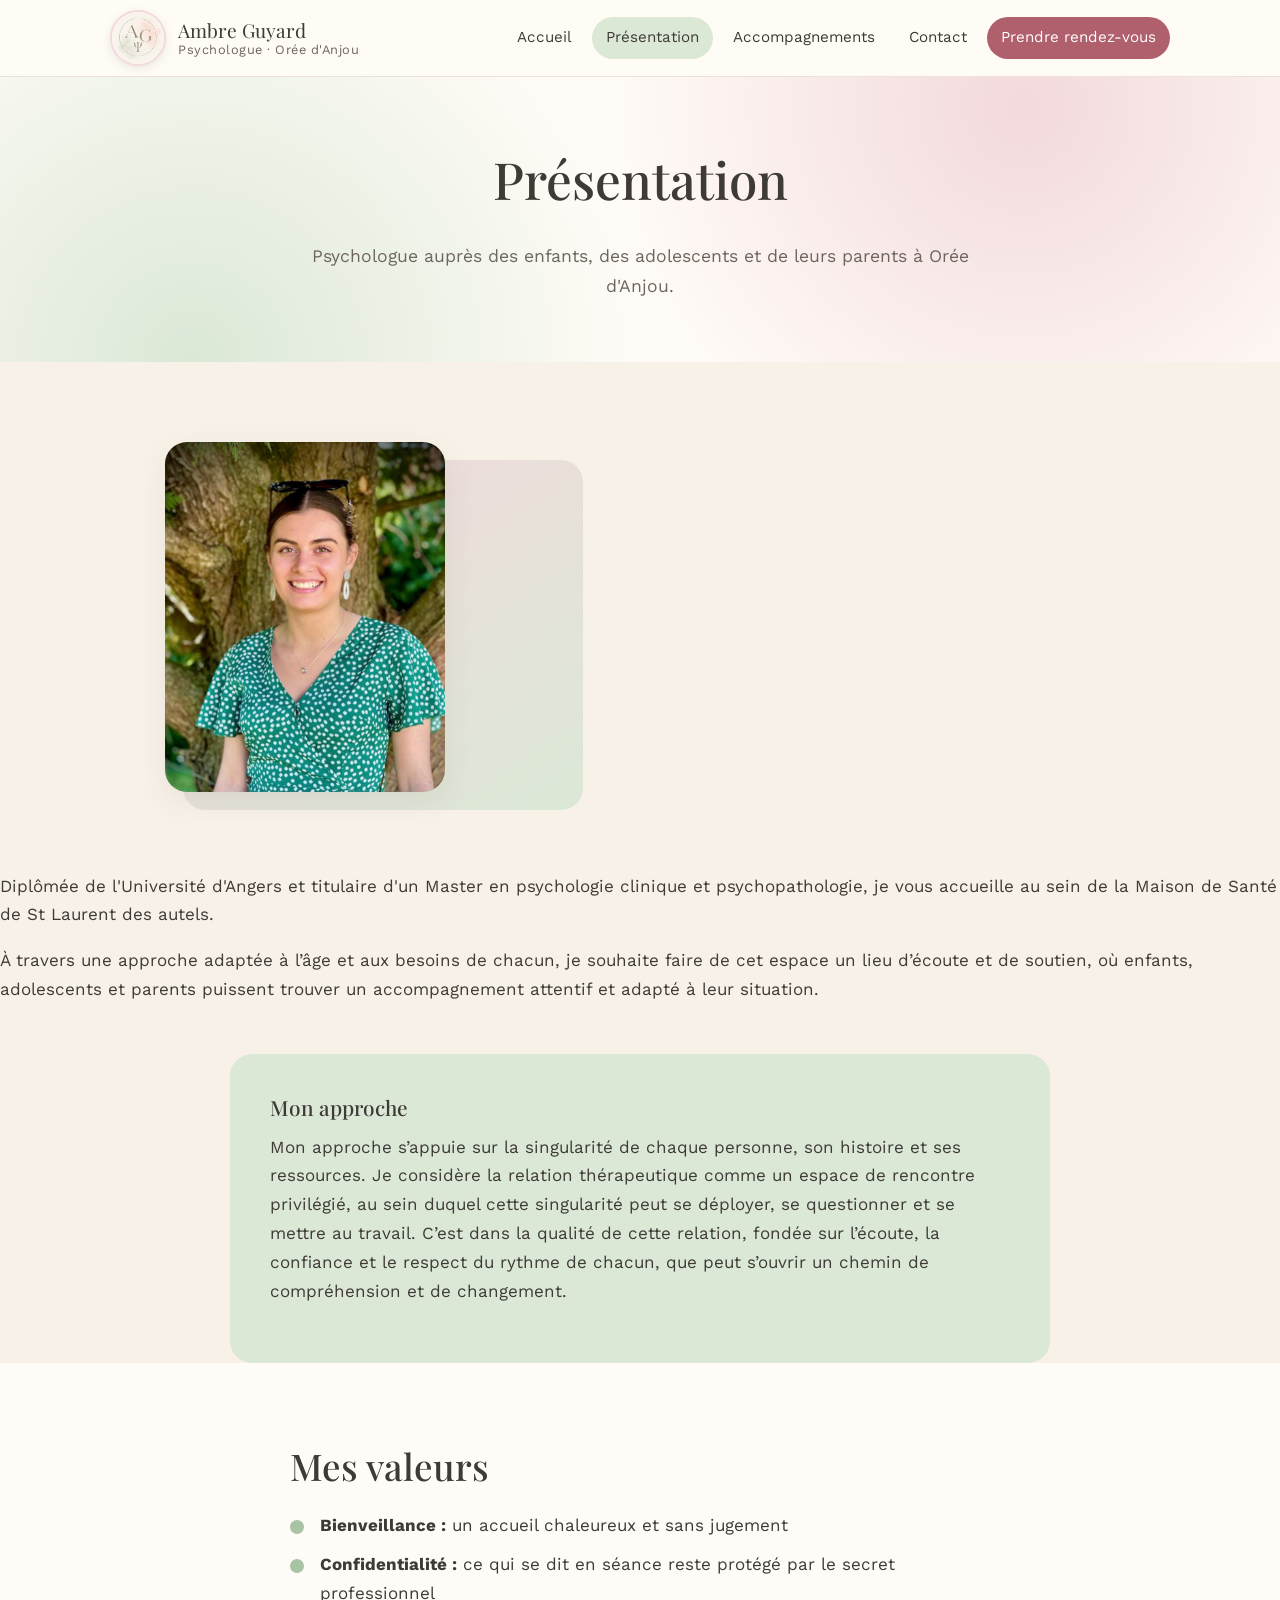
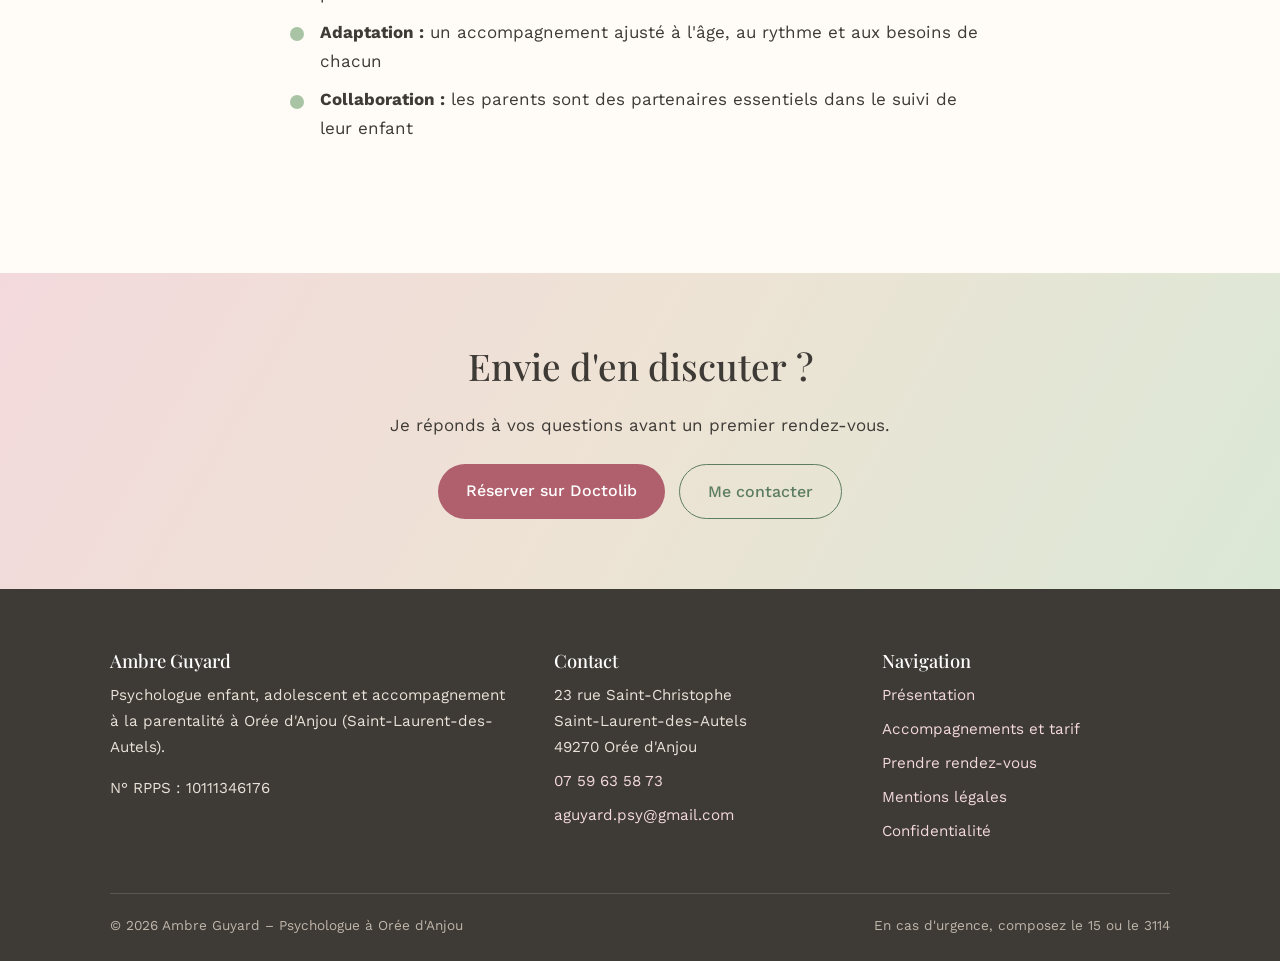
<file: presentation.html>
<!DOCTYPE html>
<html lang="fr">
<head>
  <meta charset="UTF-8">
  <meta name="viewport" content="width=device-width, initial-scale=1.0">
  <title>Présentation | Ambre Guyard - Psychologue à Orée d'Anjou</title>
  <meta name="description" content="Découvrez Ambre Guyard, psychologue enfant, adolescent et parentalité à Saint-Laurent-des-Autels (Orée d'Anjou, 49270) : son approche et sa façon d'accompagner les familles.">
  <meta name="keywords" content="psychologue Orée d'Anjou, psychologue enfant Orée d'Anjou, psychologue ado, psychologue Saint-Laurent-des-Autels, psychologue famille 49, Ambre Guyard">
  <meta name="author" content="Ambre Guyard">
  <meta name="robots" content="index, follow">
  <link rel="canonical" href="https://ambre-guyard.github.io/presentation.html">
  <meta property="og:type" content="website">
  <meta property="og:locale" content="fr_FR">
  <meta property="og:title" content="Présentation | Ambre Guyard - Psychologue">
  <meta property="og:description" content="Psychologue enfant, adolescent et parentalité à Orée d'Anjou.">
  <meta property="og:url" content="https://ambre-guyard.github.io/presentation.html">
  <link rel="icon" href="logo.png" type="image/png">
  <link rel="apple-touch-icon" href="logo.png">
  <link rel="preconnect" href="https://fonts.googleapis.com">
  <link rel="preconnect" href="https://fonts.gstatic.com" crossorigin>
  <link href="https://fonts.googleapis.com/css2?family=Playfair+Display:wght@400;500;600&family=Work+Sans:wght@300;400;500&display=swap" rel="stylesheet">
  <link rel="stylesheet" href="style.css">
</head>

<body>
  <a class="skip-link" href="#contenu">Aller au contenu</a>

  <header class="site-header">
    <div class="container header-inner">
      <a href="index.html" class="logo" aria-label="Accueil - Ambre Guyard, psychologue">
        <img src="logo.png" alt="Logo Ambre Guyard, psychologue" class="logo-mark">
        <span class="logo-text">
          <span class="logo-name">Ambre Guyard</span>
          <span class="logo-sub">Psychologue · Orée d'Anjou</span>
        </span>
      </a>

      <button class="nav-toggle" aria-label="Ouvrir le menu" aria-expanded="false" aria-controls="menu">
        <span></span><span></span><span></span>
      </button>

      <nav class="main-nav" id="menu" aria-label="Menu principal">
        <ul>
          <li><a href="index.html">Accueil</a></li>
          <li><a href="presentation.html">Présentation</a></li>
          <li><a href="prestations.html">Accompagnements</a></li>
          <li><a href="contact.html">Contact</a></li>
          <li><a href="rendez-vous.html" class="nav-cta">Prendre rendez-vous</a></li>
        </ul>
      </nav>
    </div>
  </header>

  <main id="contenu">
    <section class="page-hero">
      <div class="container">
        <h1>Présentation</h1>
        <p>Psychologue auprès des enfants, des adolescents et de leurs parents à Orée d'Anjou.</p>
      </div>
    </section>

 <section class="section">
      <div class="container grid-2">
        <div class="portrait reveal">
          <!-- Photo : déposer sur GitHub un fichier nommé exactement photo-ambre.jpg -->
          <img src="photo-ambre.jpg" alt="Ambre Guyard, psychologue à Orée d'Anjou" style="width: 70%; max-width: 400px; height: auto;" loading="lazy">
        </div>
  </div>
</section>


        <div class="reveal">
          <p>Diplômée de l'Université d'Angers et titulaire d'un Master en psychologie clinique et psychopathologie, je vous accueille au sein de la Maison de Santé de St Laurent des autels.</p>

          <p>À travers une approche adaptée à l’âge et aux besoins de chacun, je souhaite faire de cet espace un lieu d’écoute et de soutien, où enfants, adolescents et parents puissent trouver un accompagnement attentif et adapté à leur situation.</p>

        </div>
      </div>

      <div class="container">
        <div class="panel panel-vert values-panel reveal">
          <h3>Mon approche</h3>
          <p>Mon approche s’appuie sur la singularité de chaque personne, son histoire et ses ressources. Je considère la relation thérapeutique comme un espace de rencontre privilégié, au sein duquel cette singularité peut se déployer, se questionner et se mettre au travail. C’est dans la qualité de cette relation, fondée sur l’écoute, la confiance et le respect du rythme de chacun, que peut s’ouvrir un chemin de compréhension et de changement.</p>
        </div>
      </div>
    </section>


<section class="section section-alt">
  <div class="container">
    <div class="section-title reveal" style="text-align: left;">
      <h2>Mes valeurs</h2>
      <ul class="check-list" style="text-align: left;">
        <li><strong>Bienveillance :</strong> un accueil chaleureux et sans jugement</li>
        <li><strong>Confidentialité :</strong> ce qui se dit en séance reste protégé par le secret professionnel</li>
        <li><strong>Adaptation :</strong> un accompagnement ajusté à l'âge, au rythme et aux besoins de chacun</li>
        <li><strong>Collaboration :</strong> les parents sont des partenaires essentiels dans le suivi de leur enfant</li>
      </ul>
    </div>
  </div>
</section>


    <section class="cta-band">
      <div class="container reveal">
        <h2>Envie d'en discuter&nbsp;?</h2>
        <p>Je réponds à vos questions avant un premier rendez-vous.</p>
        <div class="btn-group">
          <a href="https://www.doctolib.fr/psychologue/oree-d-anjou/ambre-guyard" class="btn btn-primary" target="_blank" rel="noopener">Réserver sur Doctolib</a>
          <a href="contact.html" class="btn btn-secondary">Me contacter</a>
        </div>
      </div>
    </section>
  </main>

  <footer class="site-footer">
    <div class="container">
      <div class="footer-grid">
        <div>
          <h3>Ambre Guyard</h3>
          <p>Psychologue enfant, adolescent et accompagnement à la parentalité à Orée d'Anjou (Saint-Laurent-des-Autels).</p>
          <p>N° RPPS : 10111346176</p>
        </div>

        <div>
          <h3>Contact</h3>
          <ul>
            <li>23 rue Saint-Christophe<br>Saint-Laurent-des-Autels<br>49270 Orée d'Anjou</li>
            <li><a href="tel:+33759635873">07 59 63 58 73</a></li>
            <li><a href="mailto:aguyard.psy@gmail.com">aguyard.psy@gmail.com</a></li>
          </ul>
        </div>

        <div>
          <h3>Navigation</h3>
          <ul>
            <li><a href="presentation.html">Présentation</a></li>
            <li><a href="prestations.html">Accompagnements et tarif</a></li>
            <li><a href="rendez-vous.html">Prendre rendez-vous</a></li>
            <li><a href="mentions-legales.html">Mentions légales</a></li>
            <li><a href="confidentialite.html">Confidentialité</a></li>
          </ul>
        </div>
      </div>

      <div class="footer-bottom">
        <span>© <span id="year">2026</span> Ambre Guyard – Psychologue à Orée d'Anjou</span>
        <span>En cas d'urgence, composez le 15 ou le 3114</span>
      </div>
    </div>
  </footer>

  <script src="script.js"></script>
</body>
</html>
</file>
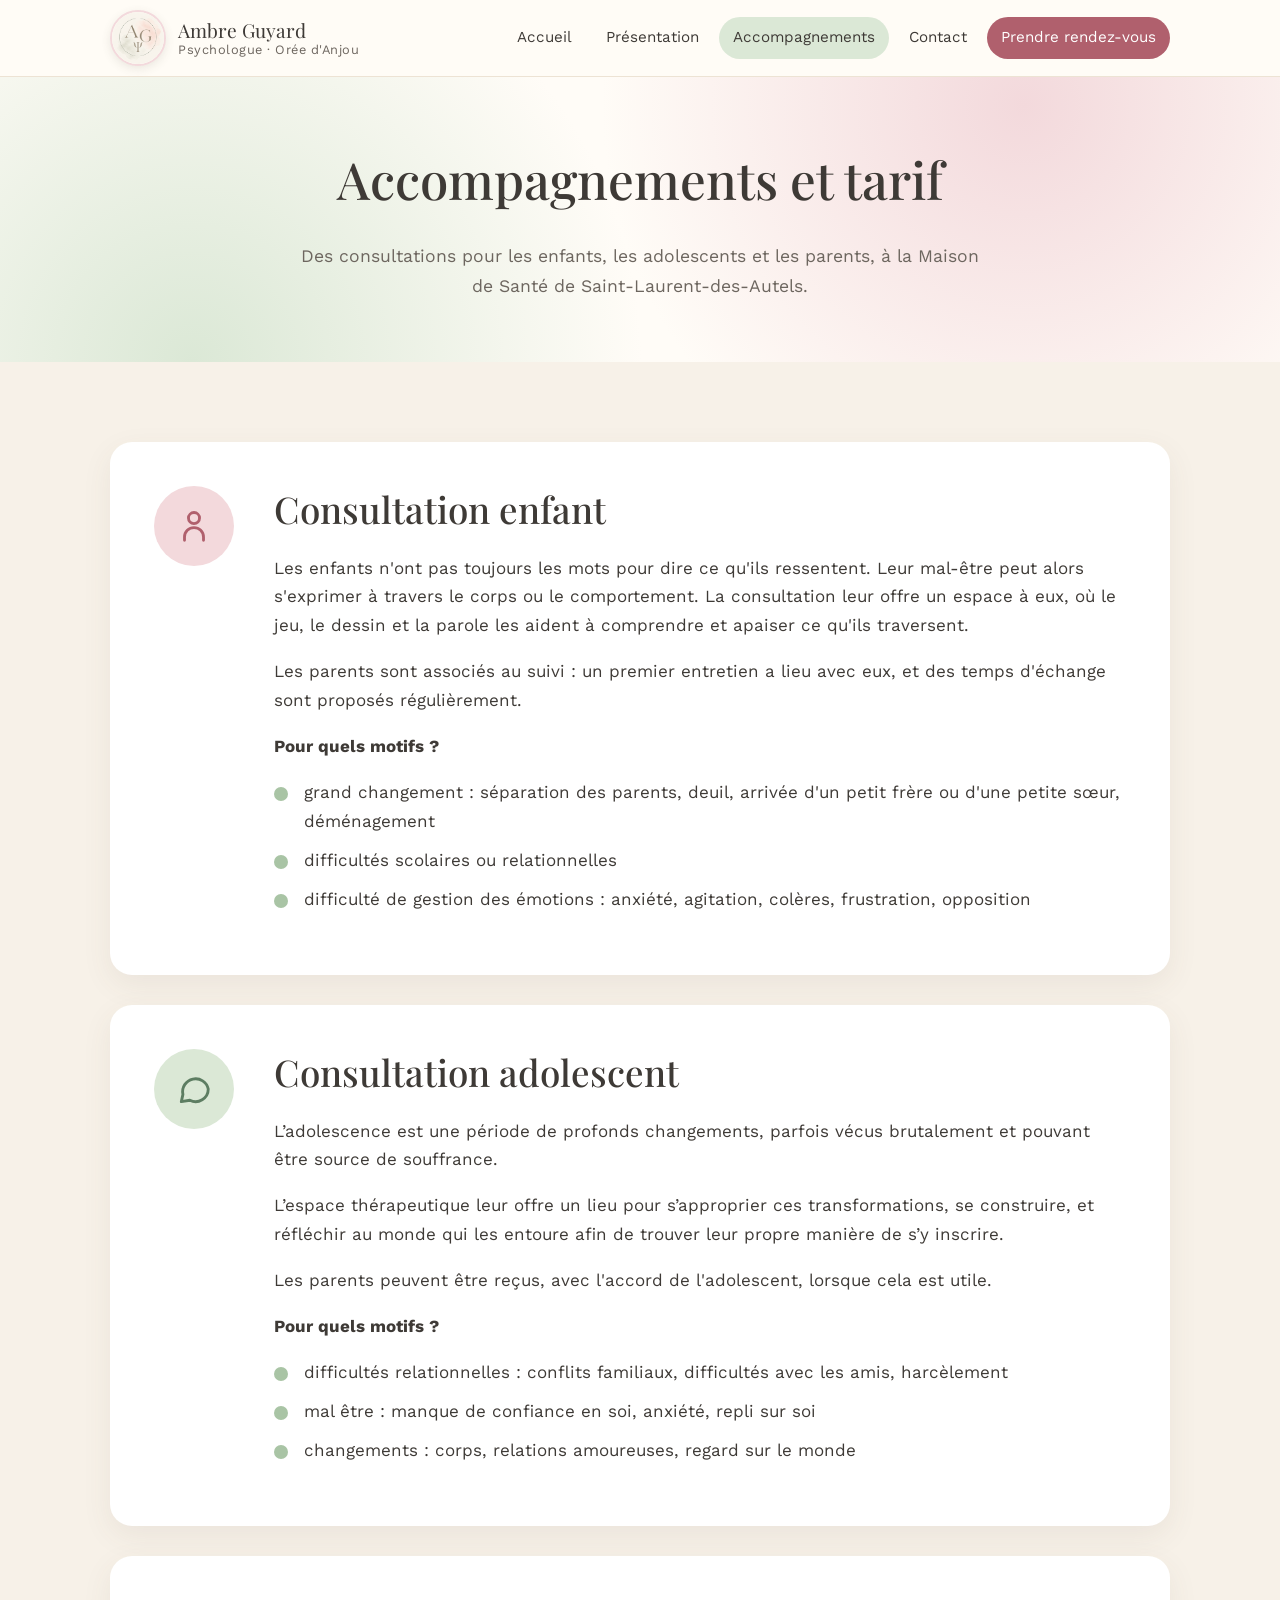
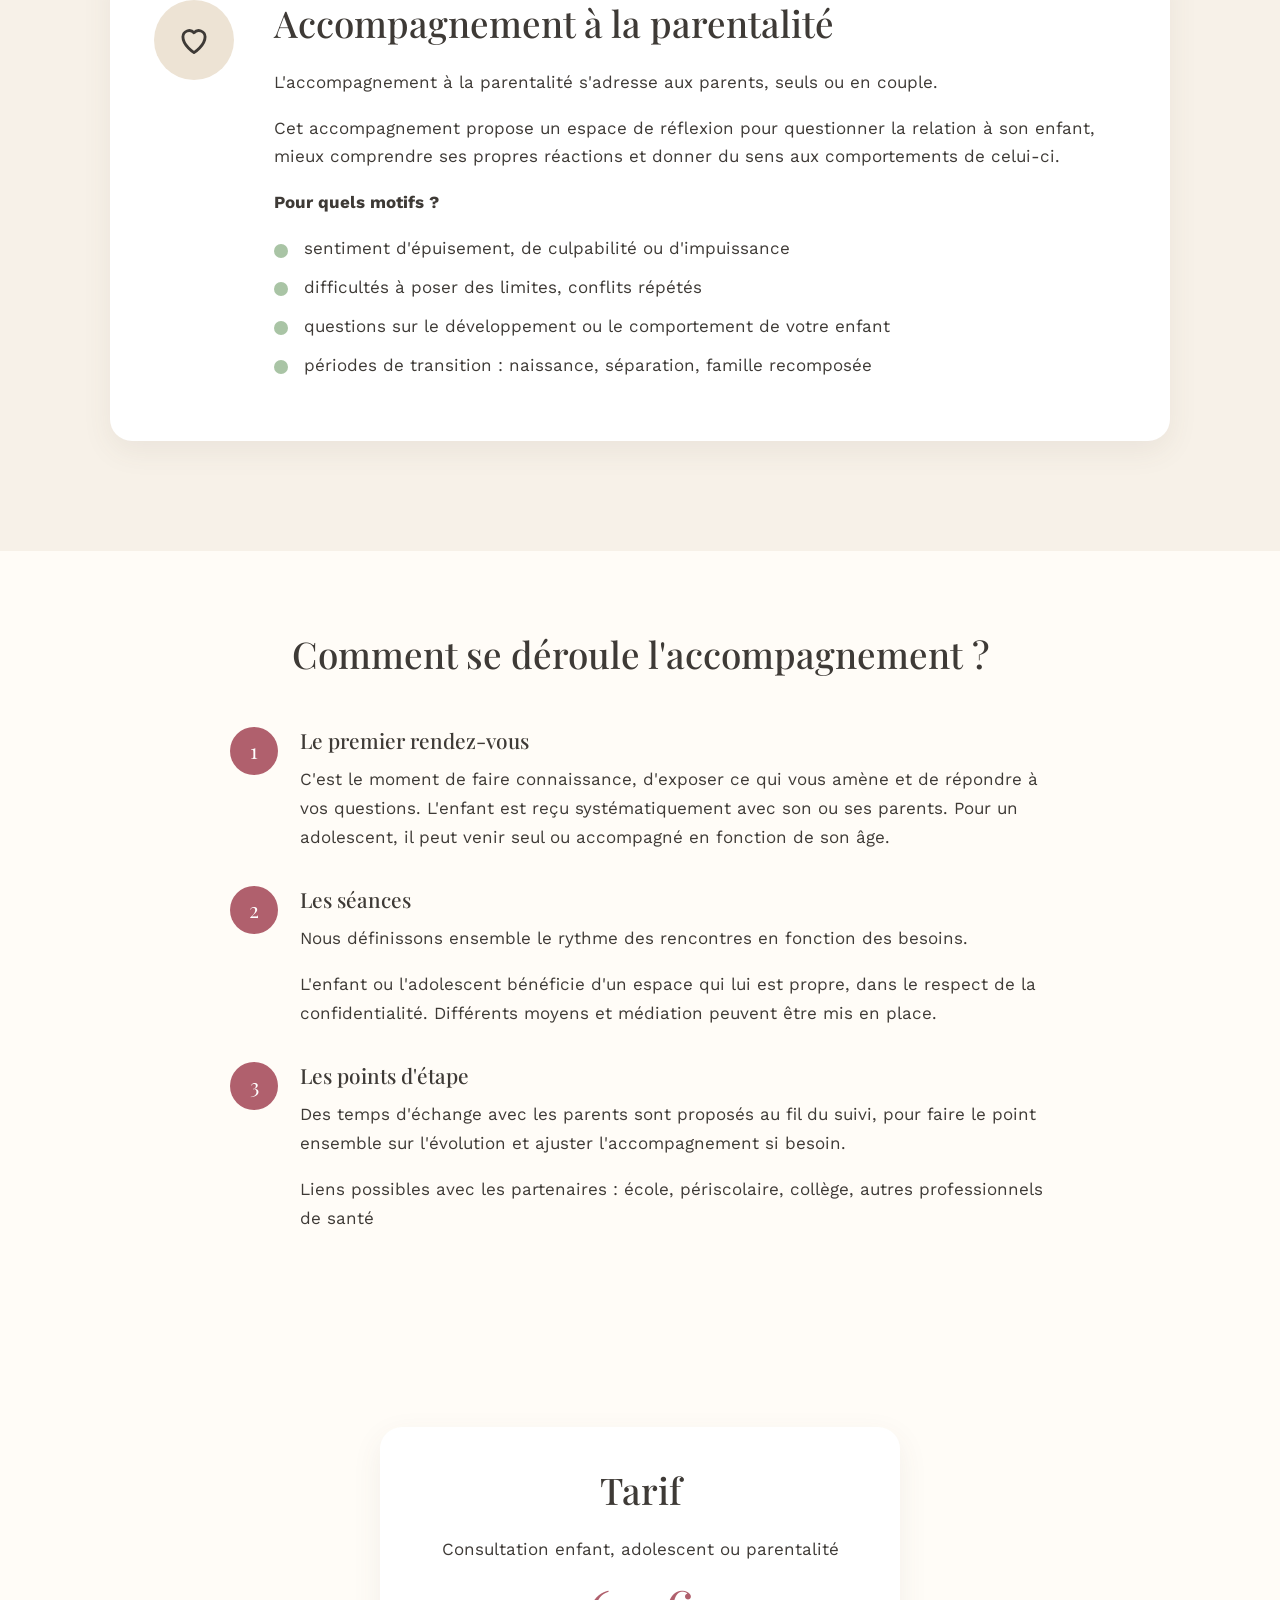
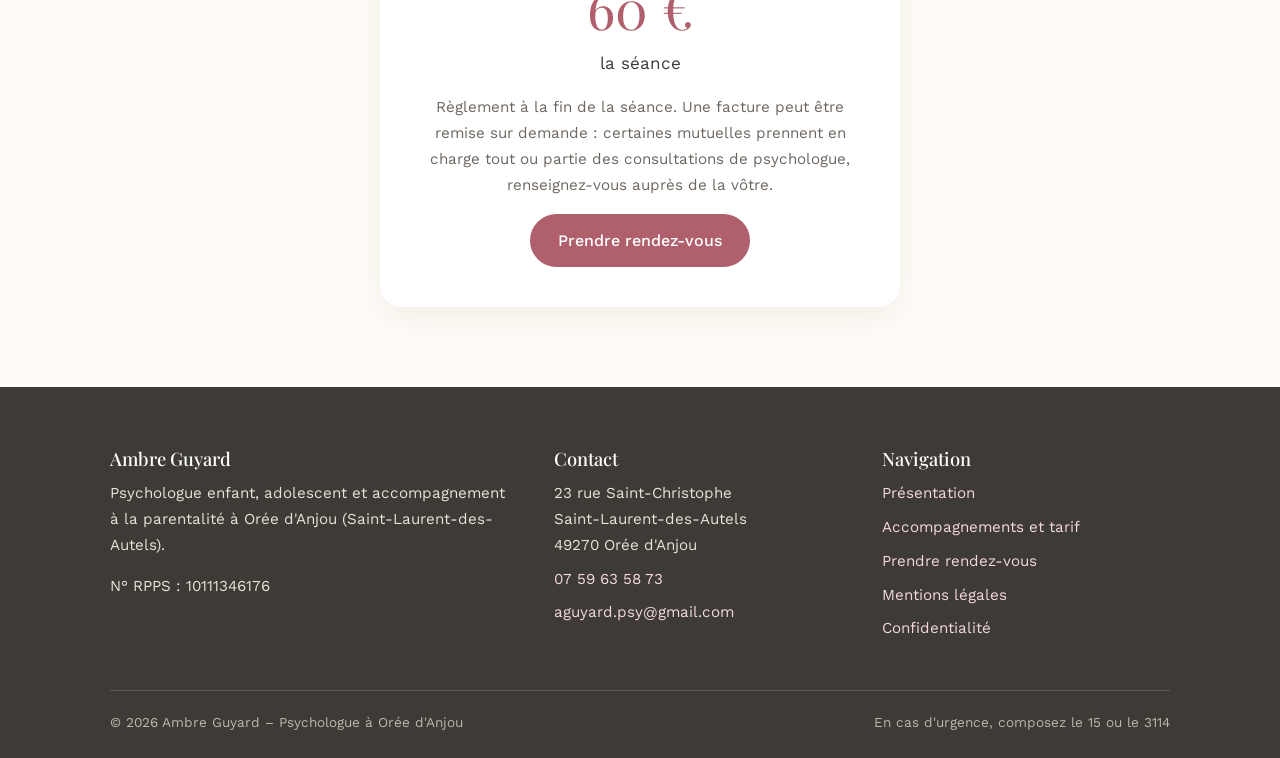
<file: prestations.html>
<!DOCTYPE html>
<html lang="fr">
<head>
  <meta charset="UTF-8">
  <meta name="viewport" content="width=device-width, initial-scale=1.0">
  <title>Accompagnements et tarif | Ambre Guyard - Psychologue à Orée d'Anjou</title>
  <meta name="description" content="Consultation enfant, consultation adolescent et accompagnement à la parentalité à Orée d'Anjou (Saint-Laurent-des-Autels). Tarif : 60 € la séance. Rendez-vous sur Doctolib.">
  <meta name="keywords" content="psychologue enfant Orée d'Anjou, psychologue adolescent, consultation ado, accompagnement parentalité, soutien parental, tarif psychologue 60 euros, psychologue 49270, psychologue Maine-et-Loire">
  <meta name="author" content="Ambre Guyard">
  <meta name="robots" content="index, follow">
  <link rel="canonical" href="https://ambre-guyard.github.io/prestations.html">
  <meta property="og:type" content="website">
  <meta property="og:locale" content="fr_FR">
  <meta property="og:title" content="Accompagnements et tarif | Ambre Guyard - Psychologue">
  <meta property="og:description" content="Consultations enfant, adolescent et accompagnement à la parentalité à Orée d'Anjou. 60 € la séance.">
  <meta property="og:url" content="https://ambre-guyard.github.io/prestations.html">
  <script type="application/ld+json">
  {
    "@context": "https://schema.org",
    "@type": "OfferCatalog",
    "name": "Accompagnements psychologiques - Ambre Guyard",
    "itemListElement": [
      {"@type": "Offer", "price": "60", "priceCurrency": "EUR", "itemOffered": {"@type": "Service", "name": "Consultation enfant"}},
      {"@type": "Offer", "price": "60", "priceCurrency": "EUR", "itemOffered": {"@type": "Service", "name": "Consultation adolescent"}},
      {"@type": "Offer", "price": "60", "priceCurrency": "EUR", "itemOffered": {"@type": "Service", "name": "Accompagnement à la parentalité"}}
    ]
  }
  </script>
  <link rel="icon" href="logo.png" type="image/png">
  <link rel="apple-touch-icon" href="logo.png">
  <link rel="preconnect" href="https://fonts.googleapis.com">
  <link rel="preconnect" href="https://fonts.gstatic.com" crossorigin>
  <link href="https://fonts.googleapis.com/css2?family=Playfair+Display:wght@400;500;600&family=Work+Sans:wght@300;400;500&display=swap" rel="stylesheet">
  <link rel="stylesheet" href="style.css">
</head>
<body>
  <a class="skip-link" href="#contenu">Aller au contenu</a>

  <header class="site-header">
    <div class="container header-inner">
      <a href="index.html" class="logo" aria-label="Accueil - Ambre Guyard, psychologue">
        <img src="logo.png" alt="Logo Ambre Guyard, psychologue" class="logo-mark">
        <span class="logo-text">
          <span class="logo-name">Ambre Guyard</span>
          <span class="logo-sub">Psychologue · Orée d'Anjou</span>
        </span>
      </a>
      <button class="nav-toggle" aria-label="Ouvrir le menu" aria-expanded="false" aria-controls="menu">
        <span></span><span></span><span></span>
      </button>
      <nav class="main-nav" id="menu" aria-label="Menu principal">
        <ul>
          <li><a href="index.html">Accueil</a></li>
          <li><a href="presentation.html">Présentation</a></li>
          <li><a href="prestations.html">Accompagnements</a></li>
          <li><a href="contact.html">Contact</a></li>
          <li><a href="rendez-vous.html" class="nav-cta">Prendre rendez-vous</a></li>
        </ul>
      </nav>
    </div>
  </header>

  <main id="contenu">
    <section class="page-hero">
      <div class="container">
        <h1>Accompagnements et tarif</h1>
        <p>Des consultations pour les enfants, les adolescents et les parents, à la Maison de Santé de Saint-Laurent-des-Autels.</p>
      </div>
    </section>

    <section class="section">
      <div class="container">
        <article class="service reveal" id="enfant">
          <div class="card-icon icon-rose">
            <svg viewBox="0 0 24 24" fill="none" stroke="currentColor" stroke-width="1.8" stroke-linecap="round" stroke-linejoin="round"><circle cx="12" cy="7" r="3.5"/><path d="M6 21v-2a6 6 0 0 1 12 0v2"/></svg>
          </div>
          <div>
            <h2>Consultation enfant</h2>
            <p>Les enfants n'ont pas toujours les mots pour dire ce qu'ils ressentent. Leur mal-être peut alors s'exprimer à travers le corps ou le comportement. La consultation leur offre un espace à eux, où le jeu, le dessin et la parole les aident à comprendre et apaiser ce qu'ils traversent.</p>
            <p>Les parents sont associés au suivi : un premier entretien a lieu avec eux, et des temps d'échange sont proposés régulièrement.</p>
            <p><strong>Pour quels motifs&nbsp;?</strong></p>
            <ul class="check-list">
              <li>grand changement : séparation des parents, deuil, arrivée d'un petit frère ou d'une petite sœur, déménagement</li>
              <li>difficultés scolaires ou relationnelles</li>
              <li>difficulté de gestion des émotions : anxiété, agitation, colères, frustration, opposition</li>
            </ul>  
          </div>
        </article>

        <article class="service reveal" id="ado">
          <div class="card-icon icon-vert">
            <svg viewBox="0 0 24 24" fill="none" stroke="currentColor" stroke-width="1.8" stroke-linecap="round" stroke-linejoin="round"><path d="M21 12a8 8 0 0 1-11.6 7.1L4 20l1-4.6A8 8 0 1 1 21 12z"/></svg>
          </div>
          <div>
            <h2>Consultation adolescent</h2>
            <p>L’adolescence est une période de profonds changements, parfois vécus brutalement et pouvant être source de souffrance.</p>
            <p>L’espace thérapeutique leur offre un lieu pour s’approprier ces transformations, se construire, et réfléchir au monde qui les entoure afin de trouver leur propre manière de s’y inscrire.</p>
            <p>Les parents peuvent être reçus, avec l'accord de l'adolescent, lorsque cela est utile.</p>
            <p><strong>Pour quels motifs&nbsp;?</strong></p>
            <ul class="check-list">
              <li>difficultés relationnelles : conflits familiaux, difficultés avec les amis, harcèlement</li>
              <li>mal être : manque de confiance en soi, anxiété, repli sur soi</li>
              <li>changements : corps, relations amoureuses, regard sur le monde</li>
            </ul>
          </div>
        </article>

        <article class="service reveal" id="parentalite">
          <div class="card-icon icon-beige">
            <svg viewBox="0 0 24 24" fill="none" stroke="currentColor" stroke-width="1.8" stroke-linecap="round" stroke-linejoin="round"><path d="M12 20s-7-4.4-7-10a4 4 0 0 1 7-2.6A4 4 0 0 1 19 10c0 5.6-7 10-7 10z"/></svg>
          </div>
          <div>
            <h2>Accompagnement à la parentalité</h2>
            <p>L'accompagnement à la parentalité s'adresse aux parents, seuls ou en couple.</p>
            <p>Cet accompagnement propose un espace de réflexion pour questionner la relation à son enfant, mieux comprendre ses propres réactions et donner du sens aux comportements de celui-ci.</p>
            <p><strong>Pour quels motifs&nbsp;?</strong></p>
            <ul class="check-list">
              <li>sentiment d'épuisement, de culpabilité ou d'impuissance</li>
              <li>difficultés à poser des limites, conflits répétés</li>
              <li>questions sur le développement ou le comportement de votre enfant</li>
              <li>périodes de transition : naissance, séparation, famille recomposée</li>
            </ul>
          </div>
        </article>
      </div>
    </section>

    <section class="section section-alt">
      <div class="container">
        <div class="section-title reveal">
          <h2>Comment se déroule l'accompagnement&nbsp;?</h2>
        </div>
        <div class="steps legal">
          <div class="step reveal">
            <h3>Le premier rendez-vous</h3>
            <p>C'est le moment de faire connaissance, d'exposer ce qui vous amène et de répondre à vos questions. L'enfant est reçu systématiquement avec son ou ses parents. Pour un adolescent, il peut venir seul ou accompagné en fonction de son âge.</p>
          </div>
          <div class="step reveal">
            <h3>Les séances</h3>
            <p>Nous définissons ensemble le rythme des rencontres en fonction des besoins.</p>
            <p>L'enfant ou l'adolescent bénéficie d'un espace qui lui est propre, dans le respect de la confidentialité. Différents moyens et médiation peuvent être mis en place. </p>
          </div>
          <div class="step reveal">
            <h3>Les points d'étape</h3>
            <p>Des temps d'échange avec les parents sont proposés au fil du suivi, pour faire le point ensemble sur l'évolution et ajuster l'accompagnement si besoin.</p>
            <p>Liens possibles avec les partenaires : école, périscolaire, collège, autres professionnels de santé</p>
          </div>
        </div>
      </div>
    </section>
    
    <section class="section section-alt">
      <div class="container">
        <div class="panel price-box reveal">
          <h2>Tarif</h2>
          <p>Consultation enfant, adolescent ou parentalité</p>
          <div class="price">60 €</div>
          <p>la séance</p>
          <p style="color: var(--text-light); font-size: 0.95rem;">Règlement à la fin de la séance. Une facture peut être remise sur demande : certaines mutuelles prennent en charge tout ou partie des consultations de psychologue, renseignez-vous auprès de la vôtre.</p>
          <a href="https://www.doctolib.fr/psychologue/oree-d-anjou/ambre-guyard" class="btn btn-primary" target="_blank" rel="noopener">Prendre rendez-vous</a>
        </div>
      </div>
    </section>
  </main>

  <footer class="site-footer">
    <div class="container">
      <div class="footer-grid">
        <div>
          <h3>Ambre Guyard</h3>
          <p>Psychologue enfant, adolescent et accompagnement à la parentalité à Orée d'Anjou (Saint-Laurent-des-Autels).</p>
          <p>N° RPPS : 10111346176</p>
        </div>
        <div>
          <h3>Contact</h3>
          <ul>
            <li>23 rue Saint-Christophe<br>Saint-Laurent-des-Autels<br>49270 Orée d'Anjou</li>
            <li><a href="tel:+33759635873">07 59 63 58 73</a></li>
            <li><a href="mailto:aguyard.psy@gmail.com">aguyard.psy@gmail.com</a></li>
          </ul>
        </div>
        <div>
          <h3>Navigation</h3>
          <ul>
            <li><a href="presentation.html">Présentation</a></li>
            <li><a href="prestations.html">Accompagnements et tarif</a></li>
            <li><a href="rendez-vous.html">Prendre rendez-vous</a></li>
            <li><a href="mentions-legales.html">Mentions légales</a></li>
            <li><a href="confidentialite.html">Confidentialité</a></li>
          </ul>
        </div>
      </div>
      <div class="footer-bottom">
        <span>© <span id="year">2026</span> Ambre Guyard – Psychologue à Orée d'Anjou</span>
        <span>En cas d'urgence, composez le 15 ou le 3114</span>
      </div>
    </div>
  </footer>

  <script src="script.js"></script>
</body>
</html>
</file>
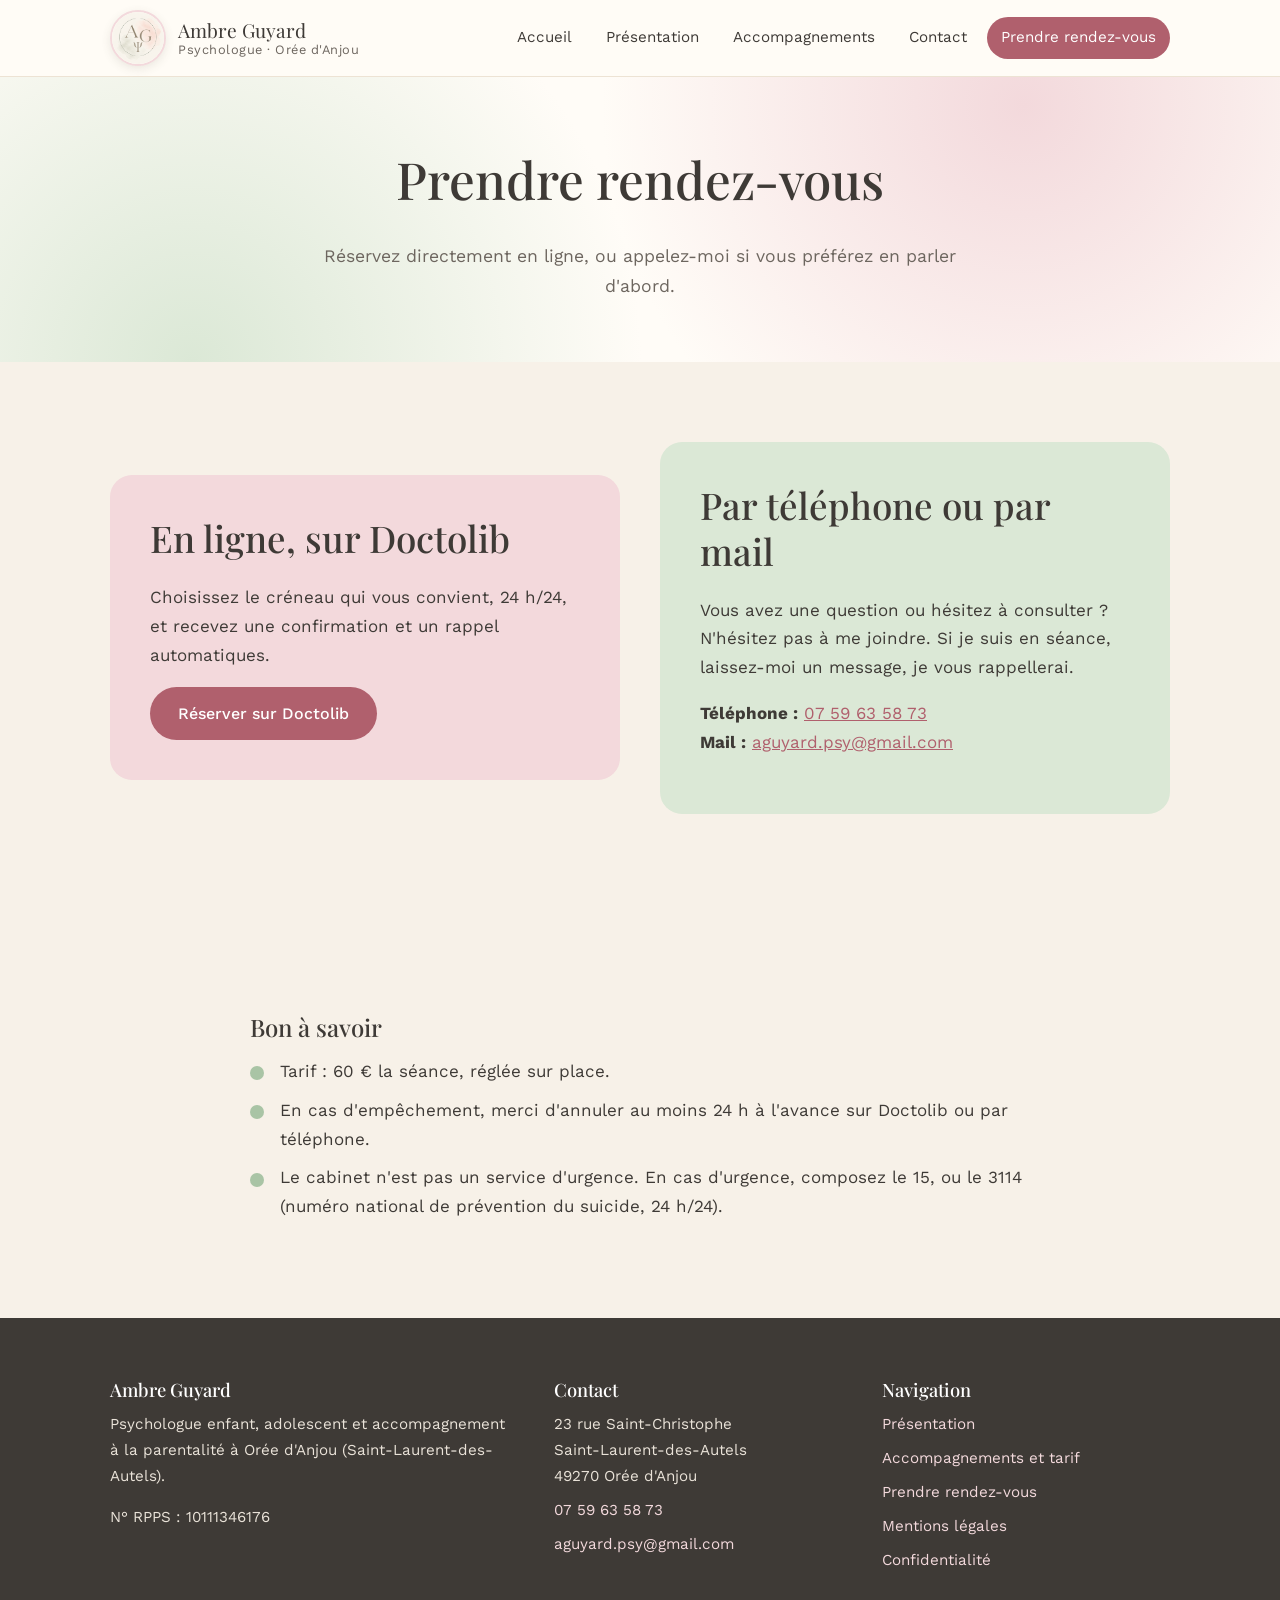
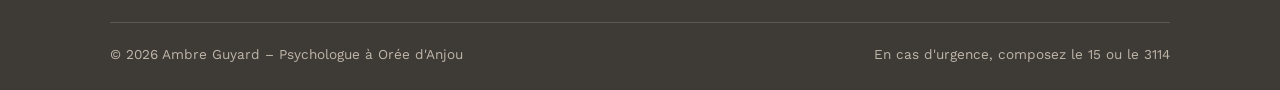
<file: rendez-vous.html>
<!DOCTYPE html>
<html lang="fr">
<head>
  <meta charset="UTF-8">
  <meta name="viewport" content="width=device-width, initial-scale=1.0">
  <title>Prendre rendez-vous | Ambre Guyard - Psychologue à Orée d'Anjou</title>
  <meta name="description" content="Prendre rendez-vous avec Ambre Guyard, psychologue enfant, ado et parentalité à Orée d'Anjou : réservation en ligne sur Doctolib ou par téléphone au 07 59 63 58 73.">
  <meta name="keywords" content="rendez-vous psychologue Orée d'Anjou, Doctolib psychologue, psychologue enfant rendez-vous, psychologue Saint-Laurent-des-Autels, psychologue 49270">
  <meta name="author" content="Ambre Guyard">
  <meta name="robots" content="index, follow">
  <link rel="canonical" href="https://ambre-guyard.github.io/rendez-vous.html">
  <meta property="og:type" content="website">
  <meta property="og:locale" content="fr_FR">
  <meta property="og:title" content="Prendre rendez-vous | Ambre Guyard - Psychologue">
  <meta property="og:description" content="Réservation en ligne sur Doctolib ou par téléphone.">
  <meta property="og:url" content="https://ambre-guyard.github.io/rendez-vous.html">
  <link rel="icon" href="logo.png" type="image/png">
  <link rel="apple-touch-icon" href="logo.png">
  <link rel="preconnect" href="https://fonts.googleapis.com">
  <link rel="preconnect" href="https://fonts.gstatic.com" crossorigin>
  <link href="https://fonts.googleapis.com/css2?family=Playfair+Display:wght@400;500;600&family=Work+Sans:wght@300;400;500&display=swap" rel="stylesheet">
  <link rel="stylesheet" href="style.css">
</head>
<body>
  <a class="skip-link" href="#contenu">Aller au contenu</a>

  <header class="site-header">
    <div class="container header-inner">
      <a href="index.html" class="logo" aria-label="Accueil - Ambre Guyard, psychologue">
        <img src="logo.png" alt="Logo Ambre Guyard, psychologue" class="logo-mark">
        <span class="logo-text">
          <span class="logo-name">Ambre Guyard</span>
          <span class="logo-sub">Psychologue · Orée d'Anjou</span>
        </span>
      </a>
      <button class="nav-toggle" aria-label="Ouvrir le menu" aria-expanded="false" aria-controls="menu">
        <span></span><span></span><span></span>
      </button>
      <nav class="main-nav" id="menu" aria-label="Menu principal">
        <ul>
          <li><a href="index.html">Accueil</a></li>
          <li><a href="presentation.html">Présentation</a></li>
          <li><a href="prestations.html">Accompagnements</a></li>
          <li><a href="contact.html">Contact</a></li>
          <li><a href="rendez-vous.html" class="nav-cta">Prendre rendez-vous</a></li>
        </ul>
      </nav>
    </div>
  </header>

  <main id="contenu">
    <section class="page-hero">
      <div class="container">
        <h1>Prendre rendez-vous</h1>
        <p>Réservez directement en ligne, ou appelez-moi si vous préférez en parler d'abord.</p>
      </div>
    </section>

    <section class="section">
      <div class="container grid-2">
        <div class="panel panel-rose reveal">
          <h2>En ligne, sur Doctolib</h2>
          <p>Choisissez le créneau qui vous convient, 24 h/24, et recevez une confirmation et un rappel automatiques.</p>
          <a href="https://www.doctolib.fr/psychologue/oree-d-anjou/ambre-guyard" class="btn btn-primary" target="_blank" rel="noopener">Réserver sur Doctolib</a>
        </div>
        <div class="panel panel-vert reveal">
          <h2>Par téléphone ou par mail</h2>
          <p>Vous avez une question ou hésitez à consulter&nbsp;? N'hésitez pas à me joindre. Si je suis en séance, laissez-moi un message, je vous rappellerai.</p>
          <p><strong>Téléphone :</strong> <a href="tel:+33759635873">07 59 63 58 73</a><br>
          <strong>Mail :</strong> <a href="mailto:aguyard.psy@gmail.com">aguyard.psy@gmail.com</a></p>
        </div>
      </div>
    </section>

    <section class="section">
      <div class="container legal reveal">
        <h2>Bon à savoir</h2>
        <ul class="check-list">
          <li>Tarif : 60 € la séance, réglée sur place.</li>
          <li>En cas d'empêchement, merci d'annuler au moins 24 h à l'avance sur Doctolib ou par téléphone.</li>
          <li>Le cabinet n'est pas un service d'urgence. En cas d'urgence, composez le 15, ou le 3114 (numéro national de prévention du suicide, 24 h/24).</li>
        </ul>
      </div>
    </section>
  </main>

  <footer class="site-footer">
    <div class="container">
      <div class="footer-grid">
        <div>
          <h3>Ambre Guyard</h3>
          <p>Psychologue enfant, adolescent et accompagnement à la parentalité à Orée d'Anjou (Saint-Laurent-des-Autels).</p>
          <p>N° RPPS : 10111346176</p>
        </div>
        <div>
          <h3>Contact</h3>
          <ul>
            <li>23 rue Saint-Christophe<br>Saint-Laurent-des-Autels<br>49270 Orée d'Anjou</li>
            <li><a href="tel:+33759635873">07 59 63 58 73</a></li>
            <li><a href="mailto:aguyard.psy@gmail.com">aguyard.psy@gmail.com</a></li>
          </ul>
        </div>
        <div>
          <h3>Navigation</h3>
          <ul>
            <li><a href="presentation.html">Présentation</a></li>
            <li><a href="prestations.html">Accompagnements et tarif</a></li>
            <li><a href="rendez-vous.html">Prendre rendez-vous</a></li>
            <li><a href="mentions-legales.html">Mentions légales</a></li>
            <li><a href="confidentialite.html">Confidentialité</a></li>
          </ul>
        </div>
      </div>
      <div class="footer-bottom">
        <span>© <span id="year">2026</span> Ambre Guyard – Psychologue à Orée d'Anjou</span>
        <span>En cas d'urgence, composez le 15 ou le 3114</span>
      </div>
    </div>
  </footer>

  <script src="script.js"></script>
</body>
</html>
</file>
<file: style.css>
/* ==========================================================
   Ambre Guyard – Psychologue | Orée d'Anjou
   Palette : beige, rose pastel, vert pastel
   ========================================================== */

:root {
  --beige: #f7f1e8;
  --beige-dark: #ede3d4;
  --cream: #fffcf7;
  --rose: #f3d9dc;
  --rose-mid: #e5b8be;
  --rose-dark: #b0606d;
  --vert: #dbe8d6;
  --vert-mid: #a9c4a5;
  --vert-dark: #5d7d62;
  --text: #3e3a36;
  --text-light: #6d665f;
  --white: #ffffff;
  --shadow: 0 10px 30px rgba(94, 80, 66, 0.08);
  --radius: 22px;
  --serif: "Playfair Display", Georgia, serif;
  --sans: "Work Sans", Arial, sans-serif;
}

*, *::before, *::after { box-sizing: border-box; }

html { scroll-behavior: smooth; }

body {
  margin: 0;
  font-family: var(--sans);
  font-size: 17px;
  line-height: 1.7;
  color: var(--text);
  background: var(--beige);
}

img { max-width: 100%; display: block; }

a { color: var(--rose-dark); }
a:hover { color: var(--vert-dark); }

h1, h2, h3 {
  font-family: var(--serif);
  font-weight: 500;
  line-height: 1.25;
  color: var(--text);
  margin: 0 0 0.6em;
}
h1 { font-size: clamp(2rem, 5vw, 3.2rem); }
h2 { font-size: clamp(1.6rem, 3.5vw, 2.3rem); }
h3 { font-size: 1.3rem; }

p { margin: 0 0 1em; }

.container {
  width: 100%;
  max-width: 1100px;
  margin: 0 auto;
  padding: 0 20px;
}

.skip-link {
  position: absolute;
  left: -9999px;
}
.skip-link:focus {
  left: 16px; top: 16px;
  background: var(--white);
  padding: 8px 14px;
  z-index: 1000;
}

/* ---------- En-tête ---------- */
.site-header {
  position: sticky;
  top: 0;
  z-index: 100;
  background: rgba(255, 252, 247, 0.94);
  backdrop-filter: blur(8px);
  border-bottom: 1px solid var(--beige-dark);
}
.header-inner {
  display: flex;
  align-items: center;
  justify-content: space-between;
  min-height: 76px;
  gap: 20px;
}
.logo {
  display: flex;
  align-items: center;
  gap: 12px;
  text-decoration: none;
  color: var(--text);
}
.logo-mark {
  width: 56px;
  height: 56px;
  border-radius: 50%;
  object-fit: cover;
  background: var(--white);
  border: 2px solid var(--rose);
  box-shadow: 0 3px 10px rgba(94, 80, 66, 0.12);
  flex-shrink: 0;
}
.logo-text { display: flex; flex-direction: column; line-height: 1.2; }
.logo-name { font-family: var(--serif); font-size: 1.2rem; }
.logo-sub { font-size: 0.8rem; color: var(--text-light); letter-spacing: 0.04em; }

.main-nav ul {
  display: flex;
  align-items: center;
  gap: 6px;
  list-style: none;
  margin: 0; padding: 0;
}
.main-nav a {
  display: block;
  padding: 8px 14px;
  border-radius: 999px;
  text-decoration: none;
  color: var(--text);
  font-size: 0.95rem;
  transition: background 0.2s;
}
.main-nav a:hover,
.main-nav a.active { background: var(--vert); color: var(--text); }
.main-nav a.nav-cta {
  background: var(--rose-dark);
  color: var(--white);
}
.main-nav a.nav-cta:hover { background: var(--vert-dark); color: var(--white); }

.nav-toggle {
  display: none;
  background: none;
  border: 0;
  padding: 10px;
  cursor: pointer;
}
.nav-toggle span {
  display: block;
  width: 26px; height: 2px;
  margin: 5px 0;
  background: var(--text);
  transition: 0.3s;
}

/* ---------- Boutons ---------- */
.btn {
  display: inline-block;
  padding: 13px 28px;
  border-radius: 999px;
  font-family: var(--sans);
  font-size: 1rem;
  font-weight: 500;
  text-decoration: none;
  transition: transform 0.2s, background 0.2s;
}
.btn:hover { transform: translateY(-2px); }
.btn-primary { background: var(--rose-dark); color: var(--white); }
.btn-primary:hover { background: var(--vert-dark); color: var(--white); }
.btn-secondary { background: transparent; color: var(--vert-dark); border: 1.5px solid var(--vert-dark); }
.btn-secondary:hover { background: var(--vert-dark); color: var(--white); }
.btn-group { display: flex; flex-wrap: wrap; gap: 14px; margin-top: 24px; }

/* ---------- Héros ---------- */
.hero {
  position: relative;
  overflow: hidden;
  padding: 90px 0 100px;
  background:
    radial-gradient(circle at 85% 20%, var(--rose) 0, transparent 40%),
    radial-gradient(circle at 10% 90%, var(--vert) 0, transparent 45%),
    var(--cream);
}
.hero-inner {
  display: grid;
  grid-template-columns: 1.2fr 0.8fr;
  gap: 50px;
  align-items: center;
}
.hero-kicker {
  display: inline-block;
  font-size: 0.85rem;
  letter-spacing: 0.12em;
  text-transform: uppercase;
  color: var(--vert-dark);
  margin-bottom: 14px;
}
.hero p.lead { font-size: 1.15rem; color: var(--text-light); max-width: 560px; }
.hero-visual {
  aspect-ratio: 1;
  border-radius: 48% 52% 45% 55% / 55% 45% 55% 45%;
  background: linear-gradient(145deg, var(--rose) 0%, var(--beige-dark) 50%, var(--vert) 100%);
  display: flex;
  align-items: center;
  justify-content: center;
  box-shadow: var(--shadow);
}
.hero-visual svg { width: 55%; height: auto; }

.page-hero {
  padding: 70px 0 60px;
  text-align: center;
  background:
    radial-gradient(circle at 80% 10%, var(--rose) 0, transparent 40%),
    radial-gradient(circle at 15% 100%, var(--vert) 0, transparent 40%),
    var(--cream);
}
.page-hero p { max-width: 680px; margin: 0 auto; color: var(--text-light); font-size: 1.1rem; }

/* ---------- Sections ---------- */
.section { padding: 80px 0; }
.section-alt { background: var(--cream); }
.section-rose { background: var(--rose); }
.section-vert { background: var(--vert); }
.section-title { text-align: center; max-width: 700px; margin: 0 auto 50px; }
.section-title p { color: var(--text-light); }

.grid-3 {
  display: grid;
  grid-template-columns: repeat(3, 1fr);
  gap: 28px;
}
.grid-2 {
  display: grid;
  grid-template-columns: repeat(2, 1fr);
  gap: 40px;
  align-items: center;
}

.card {
  background: var(--white);
  border-radius: var(--radius);
  padding: 34px 30px;
  box-shadow: var(--shadow);
  transition: transform 0.25s;
}
.card:hover { transform: translateY(-4px); }
.card-icon {
  width: 58px; height: 58px;
  border-radius: 50%;
  display: flex;
  align-items: center;
  justify-content: center;
  margin-bottom: 18px;
}
.card-icon svg { width: 28px; height: 28px; }
.icon-rose { background: var(--rose); color: var(--rose-dark); }
.icon-vert { background: var(--vert); color: var(--vert-dark); }
.icon-beige { background: var(--beige-dark); color: var(--text); }
.card a.more { font-weight: 500; text-decoration: none; }

.panel {
  background: var(--white);
  border-radius: var(--radius);
  padding: 40px;
  box-shadow: var(--shadow);
}
.panel-rose { background: var(--rose); box-shadow: none; }
.panel-vert { background: var(--vert); box-shadow: none; }
.values-panel { max-width: 820px; margin: 50px auto 0; }

/* ---------- Photo de présentation ---------- */
.portrait {
  position: relative;
  max-width: 420px;
  margin: 0 auto;
}
.portrait::before {
  content: "";
  position: absolute;
  inset: 18px -18px -18px 18px;
  border-radius: var(--radius);
  background: linear-gradient(145deg, var(--rose) 0%, var(--vert) 100%);
  z-index: 0;
}
.portrait img {
  position: relative;
  z-index: 1;
  width: 100%;
  height: auto;
  aspect-ratio: 4 / 5;
  object-fit: cover;
  border-radius: var(--radius);
  box-shadow: var(--shadow);
  background: var(--beige-dark);
}

.check-list { list-style: none; padding: 0; margin: 0 0 1em; }
.check-list li { position: relative; padding-left: 30px; margin-bottom: 10px; }
.check-list li::before {
  content: "";
  position: absolute;
  left: 0; top: 0.55em;
  width: 14px; height: 14px;
  border-radius: 50%;
  background: var(--vert-mid);
}

/* ---------- Prestations ---------- */
.service {
  display: grid;
  grid-template-columns: 90px 1fr;
  gap: 30px;
  padding: 44px;
  margin-bottom: 30px;
  background: var(--white);
  border-radius: var(--radius);
  box-shadow: var(--shadow);
}
.service .card-icon { width: 80px; height: 80px; }
.service .card-icon svg { width: 38px; height: 38px; }

.price-box {
  text-align: center;
  max-width: 520px;
  margin: 0 auto;
}
.price {
  font-family: var(--serif);
  font-size: 3.4rem;
  color: var(--rose-dark);
  line-height: 1;
  margin: 10px 0 14px;
}

/* ---------- Étapes ---------- */
.steps { counter-reset: step; }
.step {
  position: relative;
  padding-left: 70px;
  margin-bottom: 34px;
}
.step::before {
  counter-increment: step;
  content: counter(step);
  position: absolute;
  left: 0; top: 0;
  width: 48px; height: 48px;
  border-radius: 50%;
  background: var(--rose-dark);
  color: var(--white);
  font-family: var(--serif);
  font-size: 1.3rem;
  display: flex;
  align-items: center;
  justify-content: center;
}

/* ---------- Contact ---------- */
.contact-list { list-style: none; padding: 0; margin: 0; }
.contact-list li {
  display: flex;
  gap: 16px;
  align-items: flex-start;
  margin-bottom: 22px;
}
.contact-list .card-icon { width: 46px; height: 46px; margin: 0; flex-shrink: 0; }
.contact-list .card-icon svg { width: 22px; height: 22px; }
.contact-list strong { display: block; font-weight: 500; }
.map-wrap {
  border-radius: var(--radius);
  overflow: hidden;
  box-shadow: var(--shadow);
  min-height: 360px;
}
.map-wrap iframe { width: 100%; height: 100%; min-height: 360px; border: 0; display: block; }

/* ---------- Bandeau CTA ---------- */
.cta-band {
  text-align: center;
  padding: 70px 0;
  background: linear-gradient(120deg, var(--rose) 0%, var(--beige-dark) 50%, var(--vert) 100%);
}
.cta-band p { max-width: 600px; margin: 0 auto; }
.cta-band .btn-group { justify-content: center; }

/* ---------- Pages légales ---------- */
.legal { max-width: 820px; margin: 0 auto; }
.legal h2 { font-size: 1.5rem; margin-top: 1.6em; }
.todo {
  background: var(--rose);
  padding: 1px 6px;
  border-radius: 4px;
  font-weight: 500;
}

/* ---------- Pied de page ---------- */
.site-footer {
  background: var(--text);
  color: #e9e2d8;
  padding: 60px 0 24px;
  font-size: 0.95rem;
}
.site-footer a { color: #f3d9dc; text-decoration: none; }
.site-footer a:hover { color: var(--vert); }
.footer-grid {
  display: grid;
  grid-template-columns: 1.4fr 1fr 1fr;
  gap: 40px;
  margin-bottom: 40px;
}
.site-footer h3 { color: var(--white); font-size: 1.15rem; }
.site-footer ul { list-style: none; padding: 0; margin: 0; }
.site-footer li { margin-bottom: 8px; }
.footer-bottom {
  border-top: 1px solid rgba(255, 255, 255, 0.15);
  padding-top: 20px;
  display: flex;
  flex-wrap: wrap;
  justify-content: space-between;
  gap: 10px;
  font-size: 0.85rem;
  color: #bfb6aa;
}

/* ---------- Animations ---------- */
.reveal { opacity: 0; transform: translateY(24px); transition: opacity 0.7s, transform 0.7s; }
.reveal.visible { opacity: 1; transform: none; }
@media (prefers-reduced-motion: reduce) {
  .reveal { opacity: 1; transform: none; transition: none; }
  html { scroll-behavior: auto; }
}

/* ---------- Responsive ---------- */
@media (max-width: 960px) {
  .hero-inner, .grid-2 { grid-template-columns: 1fr; }
  .hero-visual { max-width: 320px; margin: 0 auto; }
  .grid-3 { grid-template-columns: 1fr 1fr; }
  .footer-grid { grid-template-columns: 1fr 1fr; }
}

@media (max-width: 820px) {
  .nav-toggle { display: block; }
  .main-nav {
    position: absolute;
    top: 76px; left: 0; right: 0;
    background: var(--cream);
    border-bottom: 1px solid var(--beige-dark);
    max-height: 0;
    overflow: hidden;
    transition: max-height 0.35s ease;
  }
  .main-nav.open { max-height: 480px; }
  .main-nav ul { flex-direction: column; align-items: stretch; padding: 14px 20px 20px; }
  .main-nav a { padding: 12px 16px; }
  .nav-toggle.open span:nth-child(1) { transform: translateY(7px) rotate(45deg); }
  .nav-toggle.open span:nth-child(2) { opacity: 0; }
  .nav-toggle.open span:nth-child(3) { transform: translateY(-7px) rotate(-45deg); }
}

@media (max-width: 640px) {
  body { font-size: 16px; }
  .section { padding: 60px 0; }
  .hero { padding: 60px 0 70px; }
  .grid-3, .footer-grid { grid-template-columns: 1fr; }
  .service { grid-template-columns: 1fr; padding: 30px 24px; gap: 16px; }
  .panel { padding: 28px 22px; }
  .logo-sub { display: none; }
}
</file>
